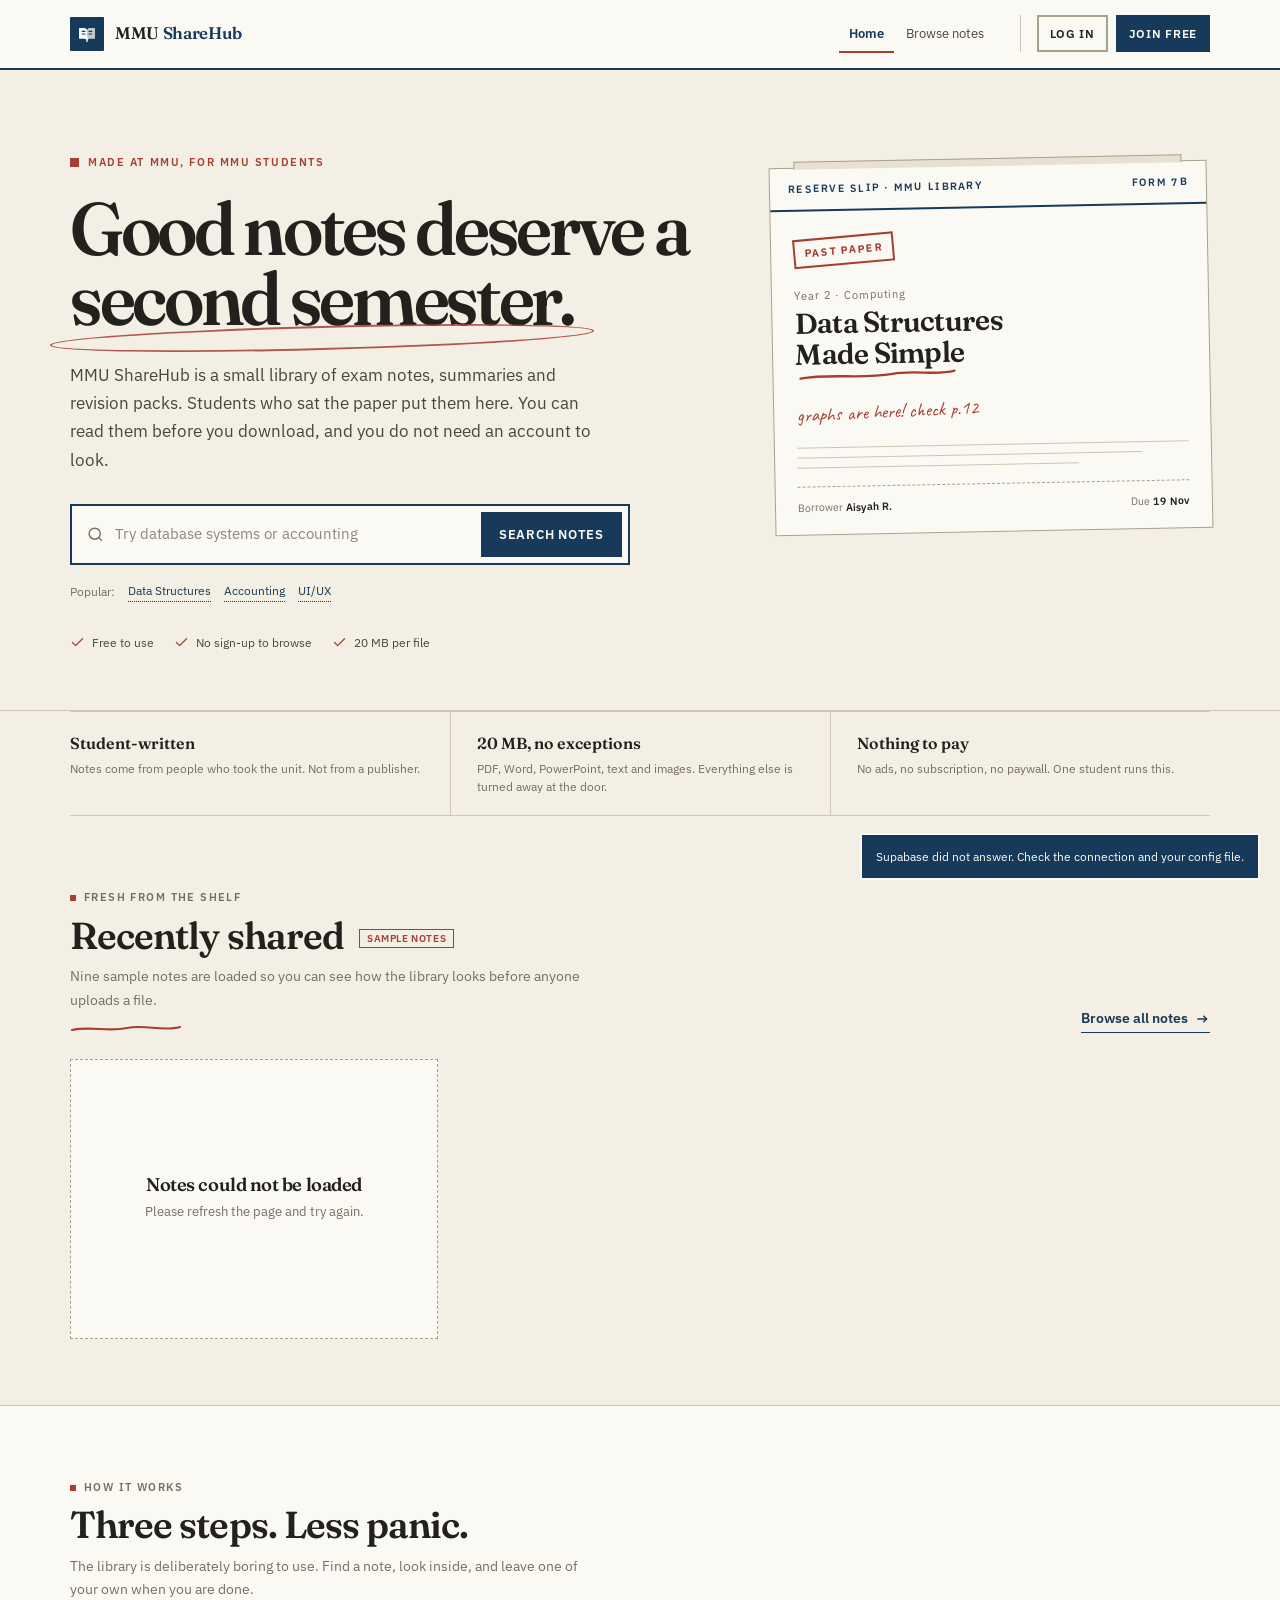
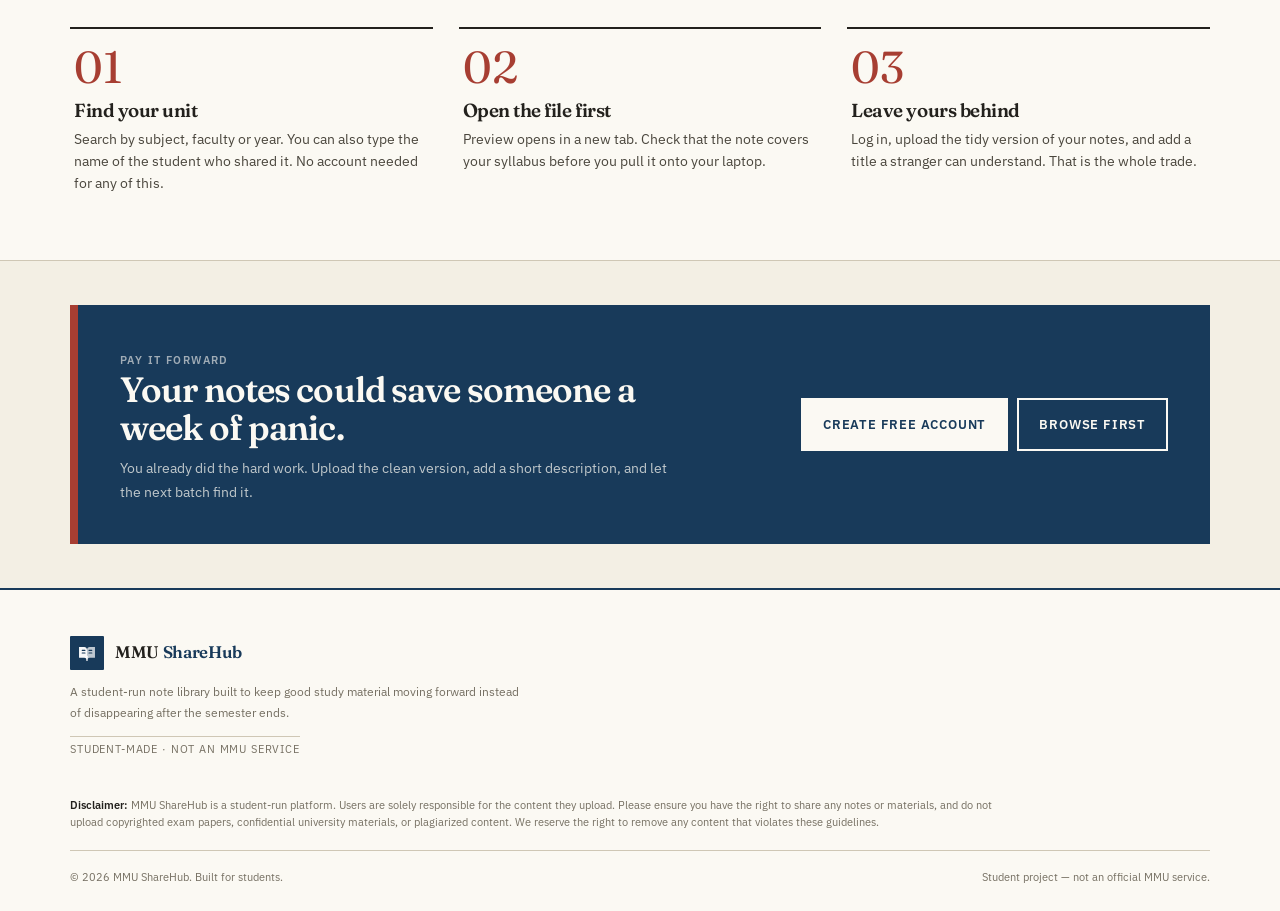
<file: index.html>
<!DOCTYPE html>
<html lang="en">
<head>
  <meta charset="UTF-8">
  <meta name="viewport" content="width=device-width, initial-scale=1.0">
  <meta name="description" content="A student-run library of MMU exam notes, summaries and revision packs. Browse free, preview first, then download.">
  <meta name="theme-color" content="#183a5a">
  <meta property="og:title" content="MMU ShareHub — notes worth passing on">
  <meta property="og:description" content="Exam notes written by students who sat the paper.">
  <meta property="og:type" content="website">
  <title>MMU ShareHub — notes worth passing on</title>
  <link rel="preconnect" href="https://fonts.googleapis.com">
  <link rel="preconnect" href="https://fonts.gstatic.com" crossorigin>
  <link href="https://fonts.googleapis.com/css2?family=Caveat:wght@500&family=Fraunces:opsz,wght@9..144,500;9..144,600;9..144,700&family=IBM+Plex+Sans:wght@400;500;600&display=swap" rel="stylesheet">
  <link rel="icon" href="assets/favicon.svg" type="image/svg+xml">
  <link rel="stylesheet" href="css/styles.css">
</head>
<body data-page="home">
  <a class="skip-link" href="#main">Skip to content</a>

  <header class="site-header" data-header>
    <div class="container header-inner">
      <a class="brand" href="index.html" aria-label="MMU ShareHub home">
        <span class="brand-mark"><img src="assets/logo-mark.svg" alt="" width="34" height="34"></span>
        <span class="brand-name">MMU <span>ShareHub</span></span>
      </a>

      <button class="nav-toggle" type="button" aria-label="Open navigation" aria-expanded="false" aria-controls="site-nav" data-nav-toggle>
        <span></span><span></span><span></span>
      </button>

      <nav class="site-nav" id="site-nav" aria-label="Main navigation">
        <div class="nav-links">
          <a class="nav-link" href="index.html" data-page="home">Home</a>
          <a class="nav-link" href="browse.html" data-page="browse">Browse notes</a>
        </div>
        <div class="nav-auth auth-guest">
          <a class="btn btn-ghost btn-sm" href="login.html">Log in</a>
          <a class="btn btn-primary btn-sm" href="register.html">Join free</a>
        </div>
        <div class="nav-auth auth-user" hidden>
          <a class="nav-link" href="upload.html" data-page="upload">Upload</a>
          <a class="nav-link nav-account" href="profile.html" data-page="profile">
            <span class="avatar nav-account__avatar" data-user-avatar aria-hidden="true">?</span>
            <span class="nav-account__name" data-user-name>My notes</span>
          </a>
          <button class="btn btn-ghost btn-sm" type="button" data-logout>Log out</button>
        </div>
      </nav>
    </div>
  </header>

  <main id="main">
    <section class="hero" aria-labelledby="hero-title">
      <div class="container hero__grid">
        <div class="hero__copy">
          <span class="kicker"><span class="kicker__mark" aria-hidden="true"></span> Made at MMU, for MMU students</span>

          <h1 id="hero-title">Good notes deserve a <span class="circled">second semester.</span></h1>

          <p class="hero__lede">MMU ShareHub is a small library of exam notes, summaries and revision packs. Students who sat the paper put them here. You can read them before you download, and you do not need an account to look.</p>

          <form class="hero-search" action="browse.html" method="get" role="search">
            <svg viewBox="0 0 24 24" aria-hidden="true"><circle cx="11" cy="11" r="7"/><path d="m20 20-3.5-3.5"/></svg>
            <label class="sr-only" for="hero-search-input">Search notes</label>
            <input id="hero-search-input" type="search" name="q" placeholder="Try database systems or accounting">
            <button class="btn btn-primary" type="submit">Search notes</button>
          </form>

          <div class="popular-searches">
            <span>Popular:</span>
            <a href="browse.html?q=Data%20Structures">Data Structures</a>
            <a href="browse.html?q=Financial%20Accounting">Accounting</a>
            <a href="browse.html?q=UI%2FUX">UI/UX</a>
          </div>

          <ul class="hero__proof" aria-label="What you can count on">
            <li><svg viewBox="0 0 24 24" aria-hidden="true"><path d="m4 12 5 5L20 6"/></svg> Free to use</li>
            <li><svg viewBox="0 0 24 24" aria-hidden="true"><path d="m4 12 5 5L20 6"/></svg> No sign-up to browse</li>
            <li><svg viewBox="0 0 24 24" aria-hidden="true"><path d="m4 12 5 5L20 6"/></svg> 20 MB per file</li>
          </ul>
        </div>

        <div class="reserve-card" aria-hidden="true">
          <div class="reserve-card__head">
            <span>Reserve slip · MMU library</span>
            <span>Form 7b</span>
          </div>
          <div class="reserve-card__body">
            <span class="reserve-card__stamp">Past paper</span>
            <p class="reserve-card__course">Year 2 · Computing</p>
            <h2 class="reserve-card__title">Data Structures<br>Made Simple</h2>
            <div class="reserve-card__underline"></div>
            <p class="reserve-card__scribble">graphs are here! check p.12</p>
            <div class="reserve-card__lines"><span></span><span></span><span></span></div>
            <div class="reserve-card__foot">
              <span>Borrower <strong>Aisyah R.</strong></span>
              <span>Due <strong>19 Nov</strong></span>
            </div>
          </div>
        </div>
      </div>
    </section>

    <div class="container">
      <ul class="rules-strip" aria-label="ShareHub at a glance">
        <li class="rules-strip__item">
          <strong>Student-written</strong>
          <span>Notes come from people who took the unit. Not from a publisher.</span>
        </li>
        <li class="rules-strip__item">
          <strong>20 MB, no exceptions</strong>
          <span>PDF, Word, PowerPoint, text and images. Everything else is turned away at the door.</span>
        </li>
        <li class="rules-strip__item">
          <strong>Nothing to pay</strong>
          <span>No ads, no subscription, no paywall. One student runs this.</span>
        </li>
      </ul>
    </div>

    <section class="section" aria-labelledby="recent-heading">
      <div class="container">
        <div class="section-heading">
          <div>
            <span class="eyebrow"><span class="eyebrow__dot" aria-hidden="true"></span> Fresh from the shelf</span>
            <h2 id="recent-heading">Recently shared <span class="preview-pill">Sample notes</span></h2>
            <p>Nine sample notes are loaded so you can see how the library looks before anyone uploads a file.</p>
            <span class="pen-line" aria-hidden="true"></span>
          </div>
          <a class="text-link" href="browse.html">
            Browse all notes
            <svg viewBox="0 0 24 24" aria-hidden="true"><path d="M5 12h14m-5-5 5 5-5 5"/></svg>
          </a>
        </div>

        <div class="notes-grid" id="recent-notes">
          <div class="note-card skeleton-card" aria-hidden="true"><div class="skeleton skeleton--badge"></div><div class="skeleton skeleton--title"></div><div class="skeleton skeleton--text"></div><div class="skeleton skeleton--text skeleton--short"></div><div class="skeleton skeleton--footer"></div></div>
          <div class="note-card skeleton-card" aria-hidden="true"><div class="skeleton skeleton--badge"></div><div class="skeleton skeleton--title"></div><div class="skeleton skeleton--text"></div><div class="skeleton skeleton--text skeleton--short"></div><div class="skeleton skeleton--footer"></div></div>
          <div class="note-card skeleton-card" aria-hidden="true"><div class="skeleton skeleton--badge"></div><div class="skeleton skeleton--title"></div><div class="skeleton skeleton--text"></div><div class="skeleton skeleton--text skeleton--short"></div><div class="skeleton skeleton--footer"></div></div>
        </div>
      </div>
    </section>

    <section class="section section--white" aria-labelledby="how-heading">
      <div class="container">
        <div class="section-heading">
          <div>
            <span class="eyebrow"><span class="eyebrow__dot" aria-hidden="true"></span> How it works</span>
            <h2 id="how-heading">Three steps. Less panic.</h2>
            <p>The library is deliberately boring to use. Find a note, look inside, and leave one of your own when you are done.</p>
          </div>
        </div>

        <div class="steps-grid">
          <article class="step-card">
            <span class="step-card__num" aria-hidden="true">01</span>
            <h3>Find your unit</h3>
            <p>Search by subject, faculty or year. You can also type the name of the student who shared it. No account needed for any of this.</p>
          </article>
          <article class="step-card">
            <span class="step-card__num" aria-hidden="true">02</span>
            <h3>Open the file first</h3>
            <p>Preview opens in a new tab. Check that the note covers your syllabus before you pull it onto your laptop.</p>
          </article>
          <article class="step-card">
            <span class="step-card__num" aria-hidden="true">03</span>
            <h3>Leave yours behind</h3>
            <p>Log in, upload the tidy version of your notes, and add a title a stranger can understand. That is the whole trade.</p>
          </article>
        </div>
      </div>
    </section>

    <section class="section section--tight" aria-labelledby="cta-heading">
      <div class="container">
        <div class="cta-band">
          <div>
            <span class="eyebrow">Pay it forward</span>
            <h2 id="cta-heading">Your notes could save someone a week of panic.</h2>
            <p>You already did the hard work. Upload the clean version, add a short description, and let the next batch find it.</p>
          </div>
          <div class="cta-band__actions">
            <a class="btn btn-white btn-lg" href="register.html">Create free account</a>
            <a class="btn btn-outline-light btn-lg" href="browse.html">Browse first</a>
          </div>
        </div>
      </div>
    </section>
  </main>

  <footer class="site-footer">
    <div class="container">
      <div class="footer-grid">
        <div class="footer-brand">
          <a class="brand" href="index.html" aria-label="MMU ShareHub home">
            <span class="brand-mark"><img src="assets/logo-mark.svg" alt="" width="34" height="34"></span>
            <span class="brand-name">MMU <span>ShareHub</span></span>
          </a>
          <p>A student-run note library built to keep good study material moving forward instead of disappearing after the semester ends.</p>
          <span class="footer-note">Student-made · Not an MMU service</span>
        </div>
      </div>

      <div class="footer-disclaimer">
        <strong>Disclaimer:</strong> MMU ShareHub is a student-run platform. Users are solely responsible for the content they upload. Please ensure you have the right to share any notes or materials, and do not upload copyrighted exam papers, confidential university materials, or plagiarized content. We reserve the right to remove any content that violates these guidelines.
      </div>

      <div class="footer-bottom">
        <p>© <span data-year>2026</span> MMU ShareHub. Built for students.</p>
        <p>Student project — not an official MMU service.</p>
      </div>
    </div>
  </footer>

  <script type="module" src="js/main.js"></script>
</body>
</html>
</file>
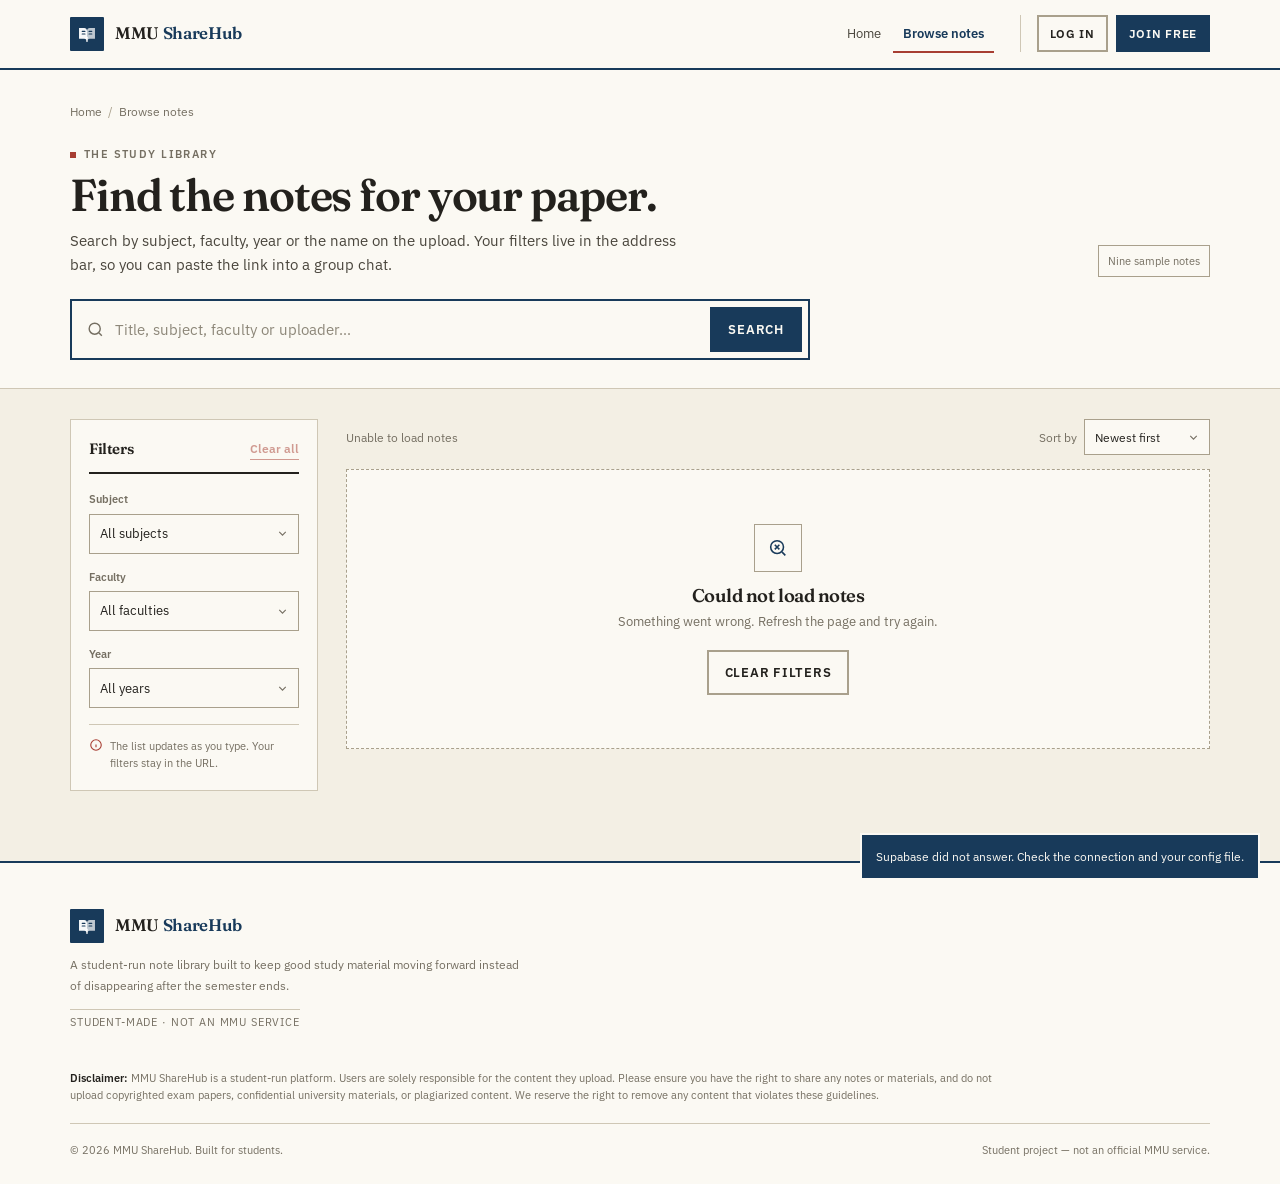
<file: browse.html>
<!DOCTYPE html>
<html lang="en">
<head>
  <meta charset="UTF-8">
  <meta name="viewport" content="width=device-width, initial-scale=1.0">
  <meta name="description" content="Search and filter student-shared MMU notes by subject, faculty and year. Preview before you download.">
  <meta name="theme-color" content="#183a5a">
  <title>Browse notes — MMU ShareHub</title>
  <link rel="preconnect" href="https://fonts.googleapis.com">
  <link rel="preconnect" href="https://fonts.gstatic.com" crossorigin>
  <link href="https://fonts.googleapis.com/css2?family=Caveat:wght@500&family=Fraunces:opsz,wght@9..144,500;9..144,600;9..144,700&family=IBM+Plex+Sans:wght@400;500;600&display=swap" rel="stylesheet">
  <link rel="icon" href="assets/favicon.svg" type="image/svg+xml">
  <link rel="stylesheet" href="css/styles.css">
</head>
<body data-page="browse">
  <a class="skip-link" href="#main">Skip to content</a>

  <header class="site-header" data-header>
    <div class="container header-inner">
      <a class="brand" href="index.html" aria-label="MMU ShareHub home">
        <span class="brand-mark"><img src="assets/logo-mark.svg" alt="" width="34" height="34"></span>
        <span class="brand-name">MMU <span>ShareHub</span></span>
      </a>
      <button class="nav-toggle" type="button" aria-label="Open navigation" aria-expanded="false" aria-controls="site-nav" data-nav-toggle>
        <span></span><span></span><span></span>
      </button>
      <nav class="site-nav" id="site-nav" aria-label="Main navigation">
        <div class="nav-links">
          <a class="nav-link" href="index.html" data-page="home">Home</a>
          <a class="nav-link" href="browse.html" data-page="browse">Browse notes</a>
        </div>
        <div class="nav-auth auth-guest">
          <a class="btn btn-ghost btn-sm" href="login.html">Log in</a>
          <a class="btn btn-primary btn-sm" href="register.html">Join free</a>
        </div>
        <div class="nav-auth auth-user" hidden>
          <a class="nav-link" href="upload.html" data-page="upload">Upload</a>
          <a class="nav-link nav-account" href="profile.html" data-page="profile">
            <span class="avatar nav-account__avatar" data-user-avatar aria-hidden="true">?</span>
            <span class="nav-account__name" data-user-name>My notes</span>
          </a>
          <button class="btn btn-ghost btn-sm" type="button" data-logout>Log out</button>
        </div>
      </nav>
    </div>
  </header>

  <main id="main">
    <section class="page-hero" aria-labelledby="browse-title">
      <div class="container">
        <nav class="breadcrumb" aria-label="Breadcrumb">
          <a href="index.html">Home</a><span class="breadcrumb__sep" aria-hidden="true">/</span><span aria-current="page">Browse notes</span>
        </nav>

        <div class="page-hero__row">
          <div>
            <span class="eyebrow"><span class="eyebrow__dot" aria-hidden="true"></span> The study library</span>
            <h1 id="browse-title">Find the notes for your paper.</h1>
            <p>Search by subject, faculty, year or the name on the upload. Your filters live in the address bar, so you can paste the link into a group chat.</p>
          </div>
          <div class="page-hero__aside">Nine sample notes</div>
        </div>

        <form class="search-bar" id="browse-search-form" role="search">
          <svg viewBox="0 0 24 24" aria-hidden="true"><circle cx="11" cy="11" r="7"/><path d="m20 20-3.5-3.5"/></svg>
          <label class="sr-only" for="note-search">Search notes by title, subject or uploader</label>
          <input id="note-search" type="search" placeholder="Title, subject, faculty or uploader…" autocomplete="off">
          <button class="btn btn-primary" type="submit">Search</button>
        </form>
      </div>
    </section>

    <div class="container browse-layout">
      <aside aria-labelledby="filter-heading">
        <div class="filter-panel" id="filter-form">
          <div class="filter-panel__head">
            <h2 id="filter-heading">Filters</h2>
            <button class="link-button" id="clear-filters" type="button" disabled>Clear all</button>
          </div>
          <div class="filter-fields">
            <div class="filter-field">
              <label for="subject-filter">Subject</label>
              <select id="subject-filter" name="subject"><option value="">All subjects</option></select>
            </div>
            <div class="filter-field">
              <label for="faculty-filter">Faculty</label>
              <select id="faculty-filter" name="faculty"><option value="">All faculties</option></select>
            </div>
            <div class="filter-field">
              <label for="year-filter">Year</label>
              <select id="year-filter" name="year"><option value="">All years</option></select>
            </div>
          </div>
          <div class="filter-note">
            <svg viewBox="0 0 24 24" aria-hidden="true"><circle cx="12" cy="12" r="9"/><path d="M12 11v5m0-8v.01"/></svg>
            <span>The list updates as you type. Your filters stay in the URL.</span>
          </div>
        </div>
      </aside>

      <section class="browse-results" aria-labelledby="results-heading">
        <h2 class="sr-only" id="results-heading">Note results</h2>
        <div class="results-toolbar">
          <p id="results-count" aria-live="polite">Loading notes…</p>
          <div class="sort-control">
            <label for="sort-select">Sort by</label>
            <select id="sort-select" name="sort">
              <option value="newest">Newest first</option>
              <option value="oldest">Oldest first</option>
              <option value="title">Title A–Z</option>
              <option value="subject">Subject A–Z</option>
            </select>
          </div>
        </div>

        <div class="notes-grid" id="browse-notes" aria-live="polite"></div>

        <div class="empty-state" id="empty-state" hidden>
          <span class="empty-state__icon" aria-hidden="true">
            <svg viewBox="0 0 24 24"><circle cx="11" cy="11" r="7"/><path d="m20 20-3.5-3.5M8.5 8.5l5 5m0-5-5 5"/></svg>
          </span>
          <h3 id="empty-title">Nothing matched that.</h3>
          <p id="empty-description">Try a different subject, faculty or year.</p>
          <button class="btn btn-ghost" type="button" id="empty-clear">Clear filters</button>
        </div>
      </section>
    </div>
  </main>

  <footer class="site-footer">
    <div class="container">
      <div class="footer-grid">
        <div class="footer-brand">
          <a class="brand" href="index.html" aria-label="MMU ShareHub home">
            <span class="brand-mark"><img src="assets/logo-mark.svg" alt="" width="34" height="34"></span>
            <span class="brand-name">MMU <span>ShareHub</span></span>
          </a>
          <p>A student-run note library built to keep good study material moving forward instead of disappearing after the semester ends.</p>
          <span class="footer-note">Student-made · Not an MMU service</span>
        </div>
      </div>
      <div class="footer-disclaimer">
        <strong>Disclaimer:</strong> MMU ShareHub is a student-run platform. Users are solely responsible for the content they upload. Please ensure you have the right to share any notes or materials, and do not upload copyrighted exam papers, confidential university materials, or plagiarized content. We reserve the right to remove any content that violates these guidelines.
      </div>
      <div class="footer-bottom">
        <p>© <span data-year>2026</span> MMU ShareHub. Built for students.</p>
        <p>Student project — not an official MMU service.</p>
      </div>
    </div>
  </footer>

  <script type="module" src="js/main.js"></script>
  <script type="module" src="js/browse.js"></script>
</body>
</html>
</file>
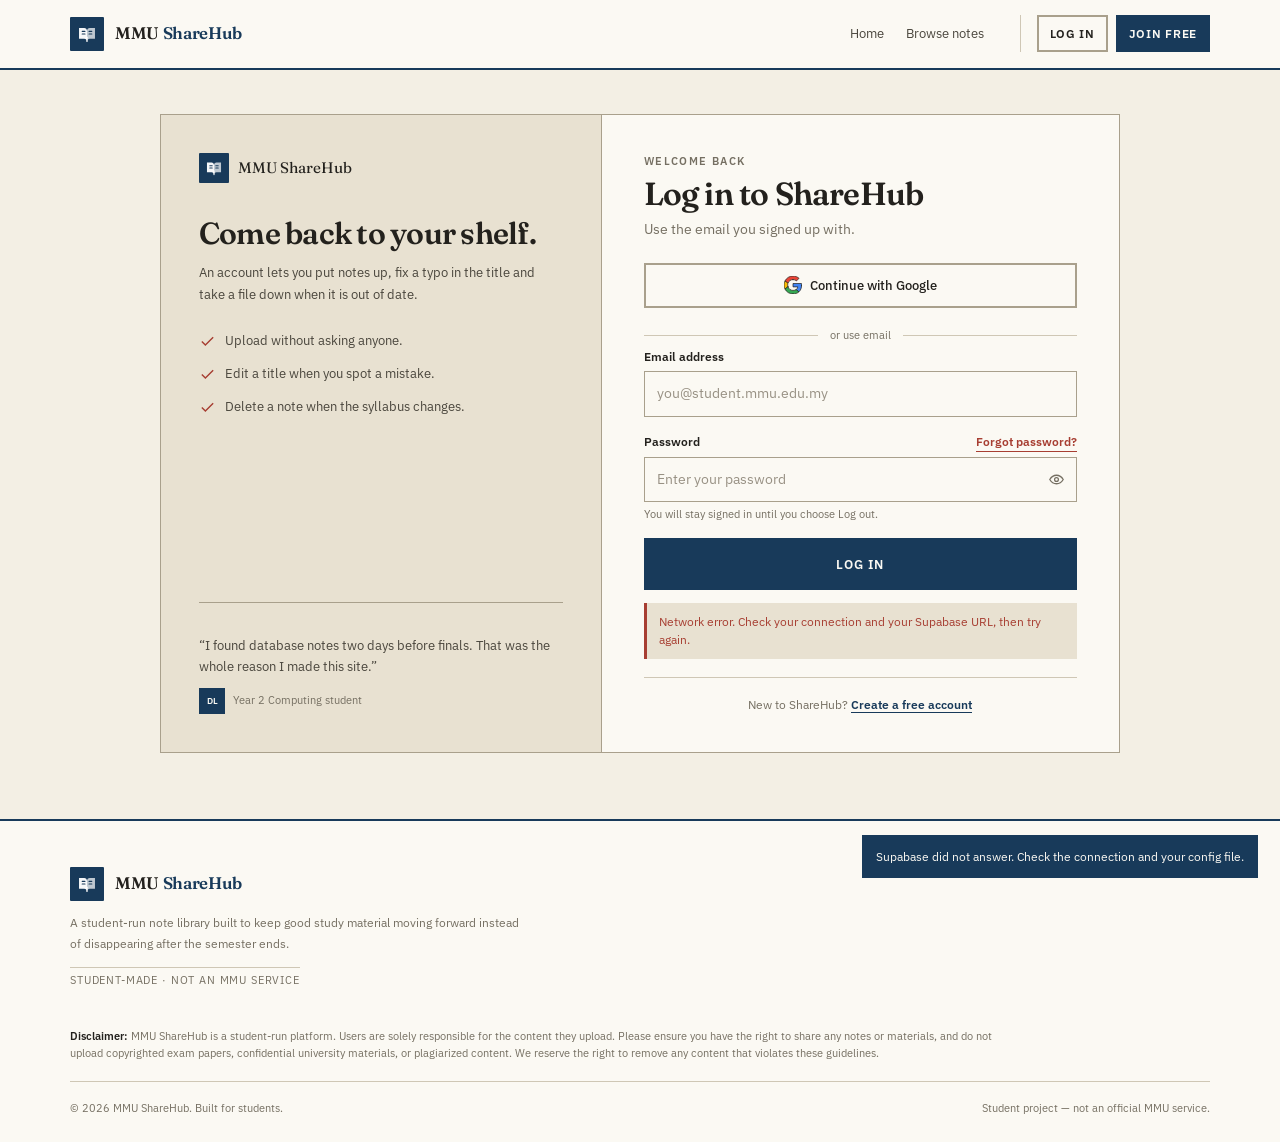
<file: login.html>
<!DOCTYPE html>
<html lang="en">
<head>
  <meta charset="UTF-8">
  <meta name="viewport" content="width=device-width, initial-scale=1.0">
  <meta name="description" content="Log in to MMU ShareHub to upload and manage your notes.">
  <meta name="theme-color" content="#183a5a">
  <title>Log in — MMU ShareHub</title>
  <link rel="preconnect" href="https://fonts.googleapis.com">
  <link rel="preconnect" href="https://fonts.gstatic.com" crossorigin>
  <link href="https://fonts.googleapis.com/css2?family=Caveat:wght@500&family=Fraunces:opsz,wght@9..144,500;9..144,600;9..144,700&family=IBM+Plex+Sans:wght@400;500;600&display=swap" rel="stylesheet">
  <link rel="icon" href="assets/favicon.svg" type="image/svg+xml">
  <link rel="stylesheet" href="css/styles.css">
</head>
<body data-page="login">
  <a class="skip-link" href="#main">Skip to content</a>

  <header class="site-header" data-header>
    <div class="container header-inner">
      <a class="brand" href="index.html" aria-label="MMU ShareHub home">
        <span class="brand-mark"><img src="assets/logo-mark.svg" alt="" width="34" height="34"></span>
        <span class="brand-name">MMU <span>ShareHub</span></span>
      </a>
      <button class="nav-toggle" type="button" aria-label="Open navigation" aria-expanded="false" aria-controls="site-nav" data-nav-toggle>
        <span></span><span></span><span></span>
      </button>
      <nav class="site-nav" id="site-nav" aria-label="Main navigation">
        <div class="nav-links">
          <a class="nav-link" href="index.html" data-page="home">Home</a>
          <a class="nav-link" href="browse.html" data-page="browse">Browse notes</a>
        </div>
        <div class="nav-auth auth-guest">
          <a class="btn btn-ghost btn-sm" href="login.html">Log in</a>
          <a class="btn btn-primary btn-sm" href="register.html">Join free</a>
        </div>
        <div class="nav-auth auth-user" hidden>
          <a class="nav-link" href="upload.html" data-page="upload">Upload</a>
          <a class="nav-link nav-account" href="profile.html" data-page="profile">
            <span class="avatar nav-account__avatar" data-user-avatar aria-hidden="true">?</span>
            <span class="nav-account__name" data-user-name>My notes</span>
          </a>
          <button class="btn btn-ghost btn-sm" type="button" data-logout>Log out</button>
        </div>
      </nav>
    </div>
  </header>

  <main class="auth-page" id="main">
    <div class="container">
      <div class="auth-shell">
        <aside class="auth-aside" aria-labelledby="login-aside-title">
          <a class="auth-aside__brand" href="index.html" aria-label="MMU ShareHub home">
            <span class="brand-mark"><img src="assets/logo-mark.svg" alt="" width="30" height="30"></span>
            MMU ShareHub
          </a>

          <h2 id="login-aside-title">Come back to your shelf.</h2>
          <p>An account lets you put notes up, fix a typo in the title and take a file down when it is out of date.</p>

          <ul class="benefit-list">
            <li><svg viewBox="0 0 24 24" aria-hidden="true"><path d="m4 12 5 5L20 6"/></svg> Upload without asking anyone.</li>
            <li><svg viewBox="0 0 24 24" aria-hidden="true"><path d="m4 12 5 5L20 6"/></svg> Edit a title when you spot a mistake.</li>
            <li><svg viewBox="0 0 24 24" aria-hidden="true"><path d="m4 12 5 5L20 6"/></svg> Delete a note when the syllabus changes.</li>
          </ul>

          <div class="auth-quote">
            <blockquote>“I found database notes two days before finals. That was the whole reason I made this site.”</blockquote>
            <footer><span class="avatar" aria-hidden="true">DL</span> Year 2 Computing student</footer>
          </div>
        </aside>

        <section class="auth-form-wrap" aria-labelledby="login-title">
          <span class="eyebrow">Welcome back</span>
          <h1 id="login-title">Log in to ShareHub</h1>
          <p class="auth-form-wrap__intro">Use the email you signed up with.</p>

          <div class="setup-notice" data-supabase-notice hidden>
            <strong>Supabase is not configured yet.</strong>
            <p>Paste your project URL and anon key into <code>js/supabase-config.js</code>. The <a href="docs/supabase-setup.md" target="_blank" rel="noopener">setup guide</a> walks through it.</p>
          </div>

          <form class="auth-form" id="login-form" data-auth-form="login">
            <button class="btn btn-google btn-block" type="button" data-google-signin>
              <svg viewBox="0 0 48 48" aria-hidden="true">
                <path fill="#EA4335" d="M24 9.5c3.54 0 6.71 1.22 9.21 3.6l6.85-6.85C35.9 2.38 30.47 0 24 0 14.62 0 6.51 5.38 2.56 13.22l7.98 6.19C12.43 13.72 17.74 9.5 24 9.5z"/>
                <path fill="#4285F4" d="M46.98 24.55c0-1.57-.15-3.09-.38-4.55H24v9.02h12.94c-.58 2.96-2.26 5.48-4.78 7.18l7.73 6c4.51-4.18 7.09-10.36 7.09-17.65z"/>
                <path fill="#FBBC05" d="M10.53 28.59c-.48-1.45-.76-2.99-.76-4.59s.27-3.14.76-4.59l-7.98-6.19C.92 16.46 0 20.12 0 24c0 3.88.92 7.54 2.56 10.78l7.97-6.19z"/>
                <path fill="#34A853" d="M24 48c6.48 0 11.93-2.13 15.89-5.81l-7.73-6c-2.15 1.45-4.92 2.3-8.16 2.3-6.26 0-11.57-4.22-13.47-9.91l-7.98 6.19C6.51 42.62 14.62 48 24 48z"/>
              </svg>
              Continue with Google
            </button>
            <div class="auth-divider"><span>or use email</span></div>

            <div class="form-field">
              <label for="login-email">Email address</label>
              <input id="login-email" name="email" type="email" autocomplete="email" placeholder="you@student.mmu.edu.my" required>
            </div>
            <div class="form-field">
              <div class="label-row">
                <label for="login-password">Password</label>
                <button class="link-button" type="button" data-forgot-password>Forgot password?</button>
              </div>
              <div class="password-field">
                <input id="login-password" name="password" type="password" autocomplete="current-password" placeholder="Enter your password" required data-password-primary>
                <button class="password-toggle" type="button" aria-label="Show password" aria-pressed="false" data-password-toggle>
                  <svg class="eye-open" viewBox="0 0 24 24" aria-hidden="true"><path d="M2.5 12s3.5-6 9.5-6 9.5 6 9.5 6-3.5 6-9.5 6-9.5-6-9.5-6Z"/><circle cx="12" cy="12" r="2.7"/></svg>
                  <svg class="eye-closed" viewBox="0 0 24 24" aria-hidden="true"><path d="m3 3 18 18"/><path d="M10.6 6.2A9.7 9.7 0 0 1 12 6c6 0 9.5 6 9.5 6a16.4 16.4 0 0 1-3.1 3.8M6.2 6.5C4 8.1 2.5 12 2.5 12s3.5 6 9.5 6a9.7 9.7 0 0 0 4.2-.9"/></svg>
                </button>
              </div>
              <span class="form-hint">You will stay signed in until you choose Log out.</span>
            </div>

            <button class="btn btn-primary btn-block btn-lg" type="submit">Log in</button>
            <p class="form-message" data-form-message role="status"></p>
            <p class="form-foot">New to ShareHub? <a href="register.html">Create a free account</a></p>
          </form>

          <form class="auth-form" id="reset-form" data-reset-form hidden>
            <div class="form-field">
              <label for="reset-password">New password</label>
              <div class="password-field">
                <input id="reset-password" name="password" type="password" autocomplete="new-password" placeholder="At least 8 characters" minlength="8" required data-password-primary>
                <button class="password-toggle" type="button" aria-label="Show password" aria-pressed="false" data-password-toggle>
                  <svg class="eye-open" viewBox="0 0 24 24" aria-hidden="true"><path d="M2.5 12s3.5-6 9.5-6 9.5 6 9.5 6-3.5 6-9.5 6-9.5-6-9.5-6Z"/><circle cx="12" cy="12" r="2.7"/></svg>
                  <svg class="eye-closed" viewBox="0 0 24 24" aria-hidden="true"><path d="m3 3 18 18"/><path d="M10.6 6.2A9.7 9.7 0 0 1 12 6c6 0 9.5 6 9.5 6a16.4 16.4 0 0 1-3.1 3.8M6.2 6.5C4 8.1 2.5 12 2.5 12s3.5 6 9.5 6a9.7 9.7 0 0 0 4.2-.9"/></svg>
                </button>
              </div>
            </div>
            <div class="form-field">
              <label for="reset-confirm">Confirm new password</label>
              <div class="password-field">
                <input id="reset-confirm" name="confirmPassword" type="password" autocomplete="new-password" placeholder="Type it again" minlength="8" required data-password-confirm>
                <button class="password-toggle" type="button" aria-label="Show password" aria-pressed="false" data-password-toggle>
                  <svg class="eye-open" viewBox="0 0 24 24" aria-hidden="true"><path d="M2.5 12s3.5-6 9.5-6 9.5 6 9.5 6-3.5 6-9.5 6-9.5-6-9.5-6Z"/><circle cx="12" cy="12" r="2.7"/></svg>
                  <svg class="eye-closed" viewBox="0 0 24 24" aria-hidden="true"><path d="m3 3 18 18"/><path d="M10.6 6.2A9.7 9.7 0 0 1 12 6c6 0 9.5 6 9.5 6a16.4 16.4 0 0 1-3.1 3.8M6.2 6.5C4 8.1 2.5 12 2.5 12s3.5 6 9.5 6a9.7 9.7 0 0 0 4.2-.9"/></svg>
                </button>
              </div>
            </div>
            <p class="form-message" id="reset-message" role="status" data-reset-message></p>
            <button class="btn btn-primary btn-block btn-lg" type="submit">Update password</button>
            <p class="form-foot"><a href="profile.html">Continue to my profile</a></p>
          </form>
        </section>
      </div>
    </div>
  </main>

  <footer class="site-footer">
    <div class="container">
      <div class="footer-grid">
        <div class="footer-brand">
          <a class="brand" href="index.html" aria-label="MMU ShareHub home">
            <span class="brand-mark"><img src="assets/logo-mark.svg" alt="" width="34" height="34"></span>
            <span class="brand-name">MMU <span>ShareHub</span></span>
          </a>
          <p>A student-run note library built to keep good study material moving forward instead of disappearing after the semester ends.</p>
          <span class="footer-note">Student-made · Not an MMU service</span>
        </div>
      </div>
      <div class="footer-disclaimer">
        <strong>Disclaimer:</strong> MMU ShareHub is a student-run platform. Users are solely responsible for the content they upload. Please ensure you have the right to share any notes or materials, and do not upload copyrighted exam papers, confidential university materials, or plagiarized content. We reserve the right to remove any content that violates these guidelines.
      </div>
      <div class="footer-bottom">
        <p>© <span data-year>2026</span> MMU ShareHub. Built for students.</p>
        <p>Student project — not an official MMU service.</p>
      </div>
    </div>
  </footer>

  <script type="module" src="js/main.js"></script>
  <script type="module" src="js/auth-page.js"></script>
</body>
</html>
</file>
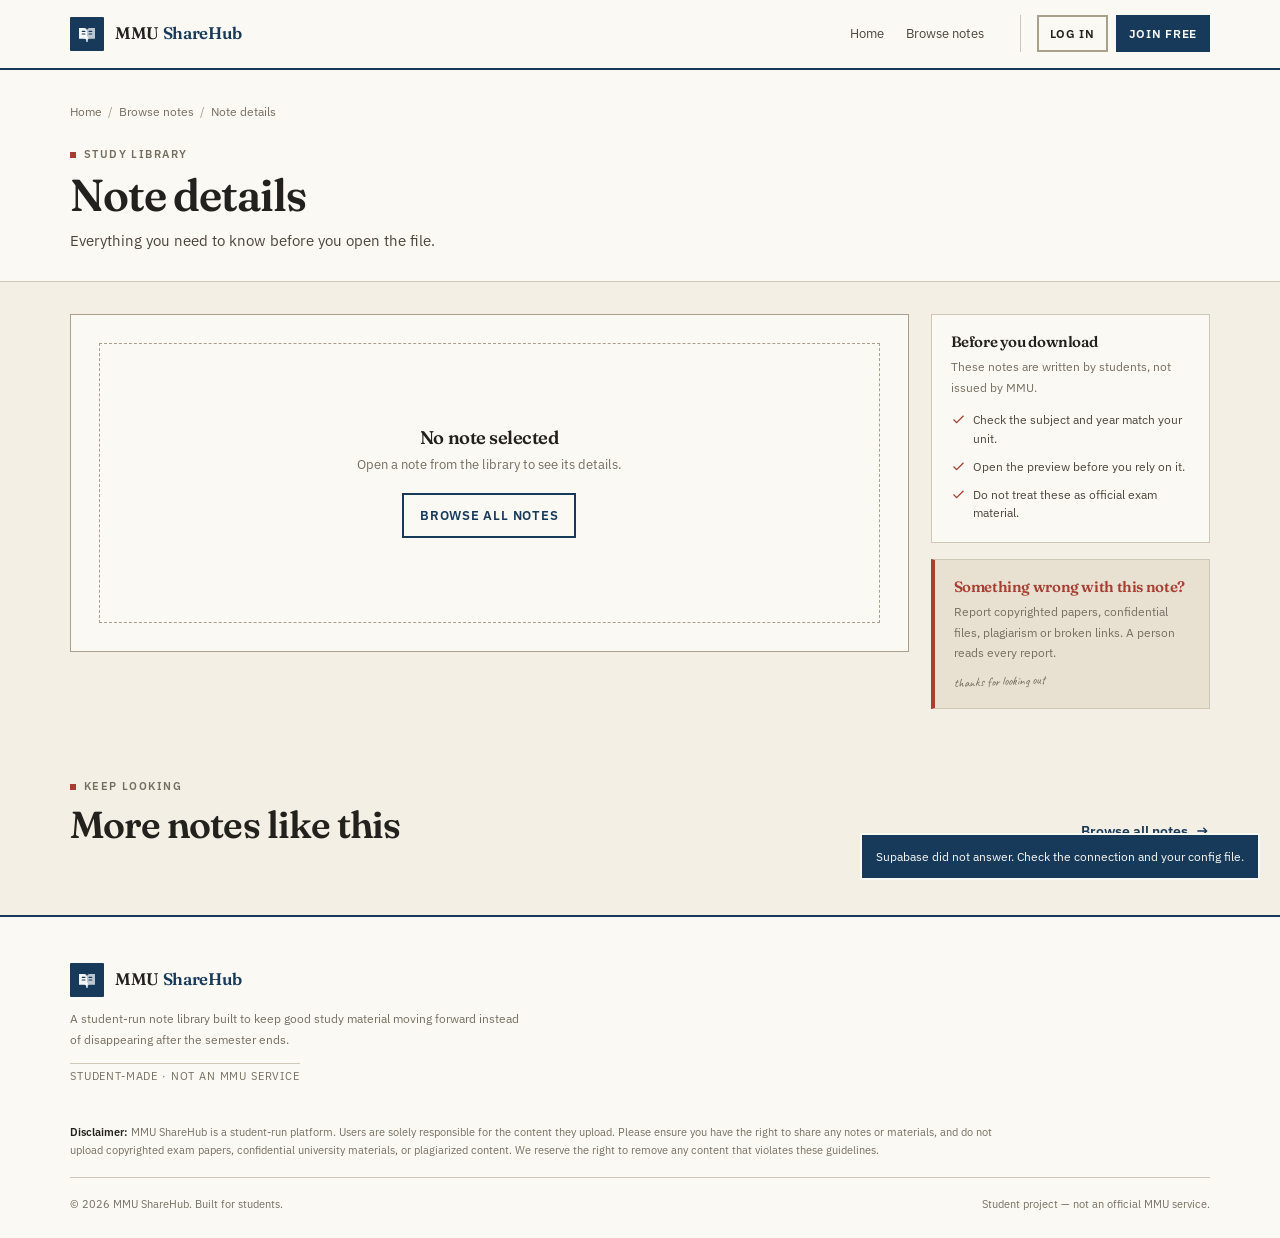
<file: note.html>
<!DOCTYPE html>
<html lang="en">
<head>
  <meta charset="UTF-8">
  <meta name="viewport" content="width=device-width, initial-scale=1.0">
  <meta name="description" content="Read the details of a shared note, open the file or report content that should not be here.">
  <meta name="theme-color" content="#183a5a">
  <title>Note details — MMU ShareHub</title>
  <link rel="preconnect" href="https://fonts.googleapis.com">
  <link rel="preconnect" href="https://fonts.gstatic.com" crossorigin>
  <link href="https://fonts.googleapis.com/css2?family=Caveat:wght@500&family=Fraunces:opsz,wght@9..144,500;9..144,600;9..144,700&family=IBM+Plex+Sans:wght@400;500;600&display=swap" rel="stylesheet">
  <link rel="icon" href="assets/favicon.svg" type="image/svg+xml">
  <link rel="stylesheet" href="css/styles.css">
</head>
<body data-page="note">
  <a class="skip-link" href="#main">Skip to content</a>

  <header class="site-header" data-header>
    <div class="container header-inner">
      <a class="brand" href="index.html" aria-label="MMU ShareHub home">
        <span class="brand-mark"><img src="assets/logo-mark.svg" alt="" width="34" height="34"></span>
        <span class="brand-name">MMU <span>ShareHub</span></span>
      </a>
      <button class="nav-toggle" type="button" aria-label="Open navigation" aria-expanded="false" aria-controls="site-nav" data-nav-toggle>
        <span></span><span></span><span></span>
      </button>
      <nav class="site-nav" id="site-nav" aria-label="Main navigation">
        <div class="nav-links">
          <a class="nav-link" href="index.html" data-page="home">Home</a>
          <a class="nav-link" href="browse.html" data-page="browse">Browse notes</a>
        </div>
        <div class="nav-auth auth-guest">
          <a class="btn btn-ghost btn-sm" href="login.html">Log in</a>
          <a class="btn btn-primary btn-sm" href="register.html">Join free</a>
        </div>
        <div class="nav-auth auth-user" hidden>
          <a class="nav-link" href="upload.html" data-page="upload">Upload</a>
          <a class="nav-link nav-account" href="profile.html" data-page="profile">
            <span class="avatar nav-account__avatar" data-user-avatar aria-hidden="true">?</span>
            <span class="nav-account__name" data-user-name>My notes</span>
          </a>
          <button class="btn btn-ghost btn-sm" type="button" data-logout>Log out</button>
        </div>
      </nav>
    </div>
  </header>

  <main id="main">
    <section class="page-hero" aria-labelledby="detail-title">
      <div class="container">
        <nav class="breadcrumb" aria-label="Breadcrumb">
          <a href="index.html">Home</a><span class="breadcrumb__sep" aria-hidden="true">/</span><a href="browse.html">Browse notes</a><span class="breadcrumb__sep" aria-hidden="true">/</span><span aria-current="page">Note details</span>
        </nav>
        <div class="page-hero__row">
          <div>
            <span class="eyebrow"><span class="eyebrow__dot" aria-hidden="true"></span> Study library</span>
            <h1 id="detail-title">Note details</h1>
            <p id="detail-subtitle">Everything you need to know before you open the file.</p>
          </div>
        </div>
      </div>
    </section>

    <div class="container note-detail-layout">
      <article class="note-detail" id="note-detail">
        <div class="empty-state" id="detail-loading"><h3>Loading note…</h3></div>
      </article>

      <aside class="side-stack" aria-label="Note guidance">
        <section class="info-card">
          <h2>Before you download</h2>
          <p>These notes are written by students, not issued by MMU.</p>
          <ul class="checklist">
            <li><svg viewBox="0 0 24 24" aria-hidden="true"><path d="m4 12 5 5L20 6"/></svg> Check the subject and year match your unit.</li>
            <li><svg viewBox="0 0 24 24" aria-hidden="true"><path d="m4 12 5 5L20 6"/></svg> Open the preview before you rely on it.</li>
            <li><svg viewBox="0 0 24 24" aria-hidden="true"><path d="m4 12 5 5L20 6"/></svg> Do not treat these as official exam material.</li>
          </ul>
        </section>
        <section class="info-card info-card--accent">
          <h2>Something wrong with this note?</h2>
          <p>Report copyrighted papers, confidential files, plagiarism or broken links. A person reads every report.</p>
          <p class="pen-note">thanks for looking out</p>
        </section>
      </aside>
    </div>

    <section class="section section--tight" aria-labelledby="related-heading">
      <div class="container">
        <div class="section-heading">
          <div>
            <span class="eyebrow"><span class="eyebrow__dot" aria-hidden="true"></span> Keep looking</span>
            <h2 id="related-heading">More notes like this</h2>
          </div>
          <a class="text-link" href="browse.html">
            Browse all notes
            <svg viewBox="0 0 24 24" aria-hidden="true"><path d="M5 12h14m-5-5 5 5-5 5"/></svg>
          </a>
        </div>
        <div class="notes-grid" id="related-notes"></div>
      </div>
    </section>
  </main>

  <dialog class="modal" id="report-dialog" aria-labelledby="report-title">
    <form class="modal__form" id="report-form">
      <div class="modal__head">
        <h2 id="report-title">Report this note</h2>
        <button class="icon-button" type="button" data-dialog-close aria-label="Close dialog">
          <svg viewBox="0 0 24 24" aria-hidden="true"><path d="M6 6l12 12M18 6 6 18"/></svg>
        </button>
      </div>
      <p class="modal__intro">Tell us why this note should be looked at. Your report stays private.</p>

      <div class="form-field">
        <label for="report-reason">Reason</label>
        <select id="report-reason" name="reason" required>
          <option value="">Choose a reason</option>
          <option value="copyright">Copyrighted exam paper or material</option>
          <option value="confidential">Confidential university material</option>
          <option value="plagiarism">Plagiarised content</option>
          <option value="inappropriate">Inappropriate content</option>
          <option value="broken_file">File is broken or unreadable</option>
          <option value="other">Something else</option>
        </select>
      </div>
      <div class="form-field">
        <label for="report-details">Details (optional)</label>
        <textarea id="report-details" name="details" maxlength="500" placeholder="Anything that helps us check this note."></textarea>
      </div>

      <p class="form-message" id="report-message" role="status"></p>

      <div class="modal__actions">
        <button class="btn btn-ghost" type="button" data-dialog-close>Cancel</button>
        <button class="btn btn-primary" type="submit">Send report</button>
      </div>
    </form>
  </dialog>

  <footer class="site-footer">
    <div class="container">
      <div class="footer-grid">
        <div class="footer-brand">
          <a class="brand" href="index.html" aria-label="MMU ShareHub home">
            <span class="brand-mark"><img src="assets/logo-mark.svg" alt="" width="34" height="34"></span>
            <span class="brand-name">MMU <span>ShareHub</span></span>
          </a>
          <p>A student-run note library built to keep good study material moving forward instead of disappearing after the semester ends.</p>
          <span class="footer-note">Student-made · Not an MMU service</span>
        </div>
      </div>
      <div class="footer-disclaimer">
        <strong>Disclaimer:</strong> MMU ShareHub is a student-run platform. Users are solely responsible for the content they upload. Please ensure you have the right to share any notes or materials, and do not upload copyrighted exam papers, confidential university materials, or plagiarized content. We reserve the right to remove any content that violates these guidelines.
      </div>
      <div class="footer-bottom">
        <p>© <span data-year>2026</span> MMU ShareHub. Built for students.</p>
        <p>Student project — not an official MMU service.</p>
      </div>
    </div>
  </footer>

  <script type="module" src="js/main.js"></script>
  <script type="module" src="js/note.js"></script>
</body>
</html>
</file>
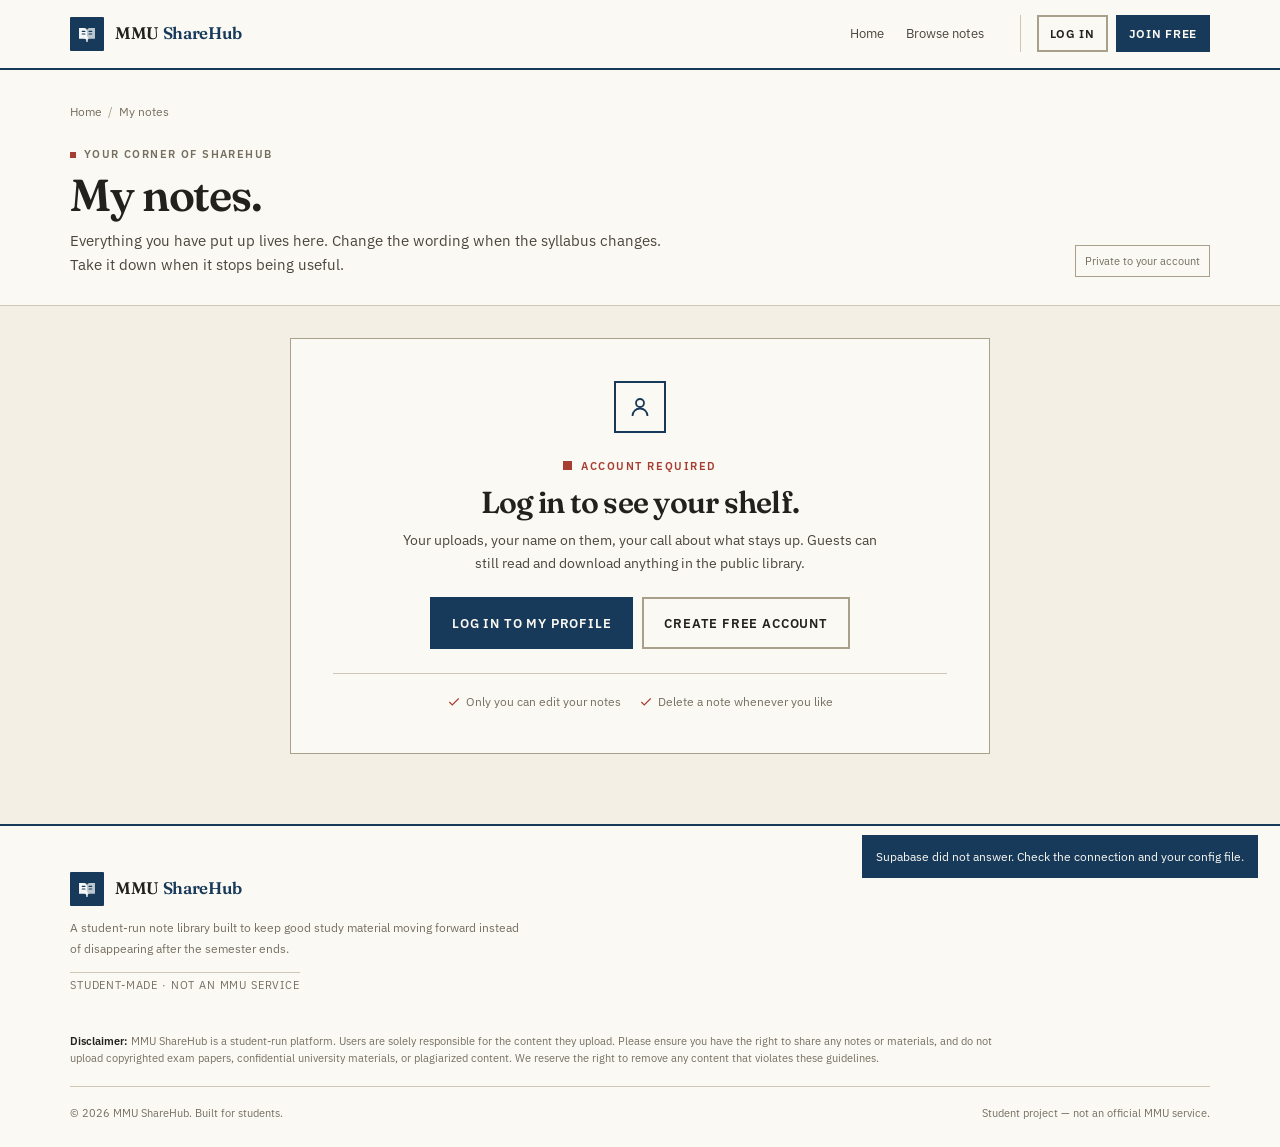
<file: profile.html>
<!DOCTYPE html>
<html lang="en">
<head>
  <meta charset="UTF-8">
  <meta name="viewport" content="width=device-width, initial-scale=1.0">
  <meta name="description" content="Manage the notes you have shared on MMU ShareHub. Edit details or take a note down.">
  <meta name="theme-color" content="#183a5a">
  <title>My notes — MMU ShareHub</title>
  <link rel="preconnect" href="https://fonts.googleapis.com">
  <link rel="preconnect" href="https://fonts.gstatic.com" crossorigin>
  <link href="https://fonts.googleapis.com/css2?family=Caveat:wght@500&family=Fraunces:opsz,wght@9..144,500;9..144,600;9..144,700&family=IBM+Plex+Sans:wght@400;500;600&display=swap" rel="stylesheet">
  <link rel="icon" href="assets/favicon.svg" type="image/svg+xml">
  <link rel="stylesheet" href="css/styles.css">
</head>
<body data-page="profile">
  <a class="skip-link" href="#main">Skip to content</a>

  <header class="site-header" data-header>
    <div class="container header-inner">
      <a class="brand" href="index.html" aria-label="MMU ShareHub home">
        <span class="brand-mark"><img src="assets/logo-mark.svg" alt="" width="34" height="34"></span>
        <span class="brand-name">MMU <span>ShareHub</span></span>
      </a>
      <button class="nav-toggle" type="button" aria-label="Open navigation" aria-expanded="false" aria-controls="site-nav" data-nav-toggle>
        <span></span><span></span><span></span>
      </button>
      <nav class="site-nav" id="site-nav" aria-label="Main navigation">
        <div class="nav-links">
          <a class="nav-link" href="index.html" data-page="home">Home</a>
          <a class="nav-link" href="browse.html" data-page="browse">Browse notes</a>
        </div>
        <div class="nav-auth auth-guest">
          <a class="btn btn-ghost btn-sm" href="login.html">Log in</a>
          <a class="btn btn-primary btn-sm" href="register.html">Join free</a>
        </div>
        <div class="nav-auth auth-user" hidden>
          <a class="nav-link" href="upload.html" data-page="upload">Upload</a>
          <a class="nav-link nav-account" href="profile.html" data-page="profile">
            <span class="avatar nav-account__avatar" data-user-avatar aria-hidden="true">?</span>
            <span class="nav-account__name" data-user-name>My notes</span>
          </a>
          <button class="btn btn-ghost btn-sm" type="button" data-logout>Log out</button>
        </div>
      </nav>
    </div>
  </header>

  <main id="main">
    <section class="page-hero" aria-labelledby="profile-title">
      <div class="container">
        <nav class="breadcrumb" aria-label="Breadcrumb">
          <a href="index.html">Home</a><span class="breadcrumb__sep" aria-hidden="true">/</span><span aria-current="page">My notes</span>
        </nav>
        <div class="page-hero__row">
          <div>
            <span class="eyebrow"><span class="eyebrow__dot" aria-hidden="true"></span> Your corner of ShareHub</span>
            <h1 id="profile-title">My notes.</h1>
            <p>Everything you have put up lives here. Change the wording when the syllabus changes. Take it down when it stops being useful.</p>
          </div>
          <div class="page-hero__aside">Private to your account</div>
        </div>
      </div>
    </section>

    <div class="container profile-layout">
      <section class="gate-card gate-card--narrow" id="profile-gate" aria-labelledby="profile-gate-title">
        <span class="gate-card__icon" aria-hidden="true">
          <svg viewBox="0 0 24 24"><circle cx="12" cy="8" r="4"/><path d="M4.5 21a7.5 7.5 0 0 1 15 0"/></svg>
        </span>
        <span class="kicker"><span class="kicker__mark" aria-hidden="true"></span> Account required</span>
        <h2 id="profile-gate-title">Log in to see your shelf.</h2>
        <p>Your uploads, your name on them, your call about what stays up. Guests can still read and download anything in the public library.</p>
        <div class="gate-card__actions">
          <a class="btn btn-primary btn-lg" href="login.html">Log in to my profile</a>
          <a class="btn btn-ghost btn-lg" href="register.html">Create free account</a>
        </div>
        <ul class="mini-trust" aria-label="Profile guarantees">
          <li><svg viewBox="0 0 24 24" aria-hidden="true"><path d="m4 12 5 5L20 6"/></svg> Only you can edit your notes</li>
          <li><svg viewBox="0 0 24 24" aria-hidden="true"><path d="m4 12 5 5L20 6"/></svg> Delete a note whenever you like</li>
        </ul>
      </section>

      <section class="profile-panel" id="profile-panel" aria-labelledby="profile-summary-name" hidden>
        <div class="profile-summary">
          <div class="profile-avatar" id="profile-avatar" aria-hidden="true">AR</div>
          <div class="profile-summary__main">
            <h2 id="profile-summary-name">Student name</h2>
            <p id="profile-email">student@student.mmu.edu.my</p>
            <div class="profile-stats">
              <span class="profile-stat"><strong id="profile-note-count">0</strong> notes shared</span>
              <span class="profile-stat">Joined <strong id="profile-joined">recently</strong></span>
            </div>
          </div>
          <a class="btn btn-primary" href="upload.html">Upload a note</a>
        </div>

        <div class="my-notes-card">
          <div class="my-notes-card__head">
            <h2>Your uploads</h2>
            <a class="text-link" href="upload.html">
              Add another
              <svg viewBox="0 0 24 24" aria-hidden="true"><path d="M5 12h14m-5-5 5 5-5 5"/></svg>
            </a>
          </div>
          <div class="my-notes-list" id="my-notes-list">
            <div class="empty-state">
              <span class="empty-state__icon" aria-hidden="true">
                <svg viewBox="0 0 24 24"><path d="M4 5.5h6.2A2.8 2.8 0 0 1 13 8.3V20a3 3 0 0 0-3-3H4V5.5Zm16 0h-6.2A2.8 2.8 0 0 0 11 8.3V20a3 3 0 0 1 3-3h6V5.5Z"/></svg>
              </span>
              <h3>No notes yet</h3>
              <p>Your first upload will sit here. Give it a title someone else can search for.</p>
              <a class="btn btn-ghost" href="upload.html">Share your first note</a>
            </div>
          </div>
        </div>
      </section>
    </div>

    <dialog class="modal" id="edit-note-dialog" aria-labelledby="edit-note-title">
      <form class="modal__form" id="edit-note-form">
        <div class="modal__head">
          <h2 id="edit-note-title">Edit note details</h2>
          <button class="icon-button" type="button" data-dialog-close aria-label="Close dialog">
            <svg viewBox="0 0 24 24" aria-hidden="true"><path d="M6 6l12 12M18 6 6 18"/></svg>
          </button>
        </div>
        <p class="modal__intro">The file stays the same. Only the words below change.</p>

        <div class="form-field">
          <label for="edit-title">Note title</label>
          <input id="edit-title" name="title" type="text" minlength="5" maxlength="100" required>
        </div>
        <div class="form-field">
          <label for="edit-subject">Subject</label>
          <input id="edit-subject" name="subject" type="text" minlength="2" maxlength="60" required>
        </div>
        <div class="form-grid">
          <div class="form-field">
            <label for="edit-faculty">Faculty</label>
            <select id="edit-faculty" name="faculty" required><option value="">Select a faculty</option></select>
          </div>
          <div class="form-field">
            <label for="edit-year">Year</label>
            <select id="edit-year" name="year" required><option value="">Select a year</option></select>
          </div>
        </div>
        <div class="form-field">
          <label for="edit-description">Short description</label>
          <textarea id="edit-description" name="description" minlength="10" maxlength="500" required></textarea>
        </div>

        <p class="form-message" data-edit-message role="status"></p>

        <div class="modal__actions">
          <button class="btn btn-ghost" type="button" data-dialog-close>Cancel</button>
          <button class="btn btn-primary" type="submit">Save changes</button>
        </div>
      </form>
    </dialog>

    <dialog class="modal modal--danger" id="delete-note-dialog" aria-labelledby="delete-note-title">
      <div class="modal__form">
        <div class="modal__head">
          <h2 id="delete-note-title">Delete this note?</h2>
          <button class="icon-button" type="button" data-dialog-close aria-label="Close dialog">
            <svg viewBox="0 0 24 24" aria-hidden="true"><path d="M6 6l12 12M18 6 6 18"/></svg>
          </button>
        </div>
        <p class="modal__intro">“<strong id="delete-note-name">this note</strong>” comes off the shelf and its file leaves Storage. There is no undo button.</p>
        <p class="form-message" data-delete-message role="status"></p>
        <div class="modal__actions">
          <button class="btn btn-ghost" type="button" data-dialog-close>Keep note</button>
          <button class="btn btn-danger" type="button" id="confirm-delete">Delete note</button>
        </div>
      </div>
    </dialog>
  </main>

  <footer class="site-footer">
    <div class="container">
      <div class="footer-grid">
        <div class="footer-brand">
          <a class="brand" href="index.html" aria-label="MMU ShareHub home">
            <span class="brand-mark"><img src="assets/logo-mark.svg" alt="" width="34" height="34"></span>
            <span class="brand-name">MMU <span>ShareHub</span></span>
          </a>
          <p>A student-run note library built to keep good study material moving forward instead of disappearing after the semester ends.</p>
          <span class="footer-note">Student-made · Not an MMU service</span>
        </div>
      </div>
      <div class="footer-disclaimer">
        <strong>Disclaimer:</strong> MMU ShareHub is a student-run platform. Users are solely responsible for the content they upload. Please ensure you have the right to share any notes or materials, and do not upload copyrighted exam papers, confidential university materials, or plagiarized content. We reserve the right to remove any content that violates these guidelines.
      </div>
      <div class="footer-bottom">
        <p>© <span data-year>2026</span> MMU ShareHub. Built for students.</p>
        <p>Student project — not an official MMU service.</p>
      </div>
    </div>
  </footer>

  <script type="module" src="js/main.js"></script>
  <script type="module" src="js/profile.js"></script>
</body>
</html>
</file>
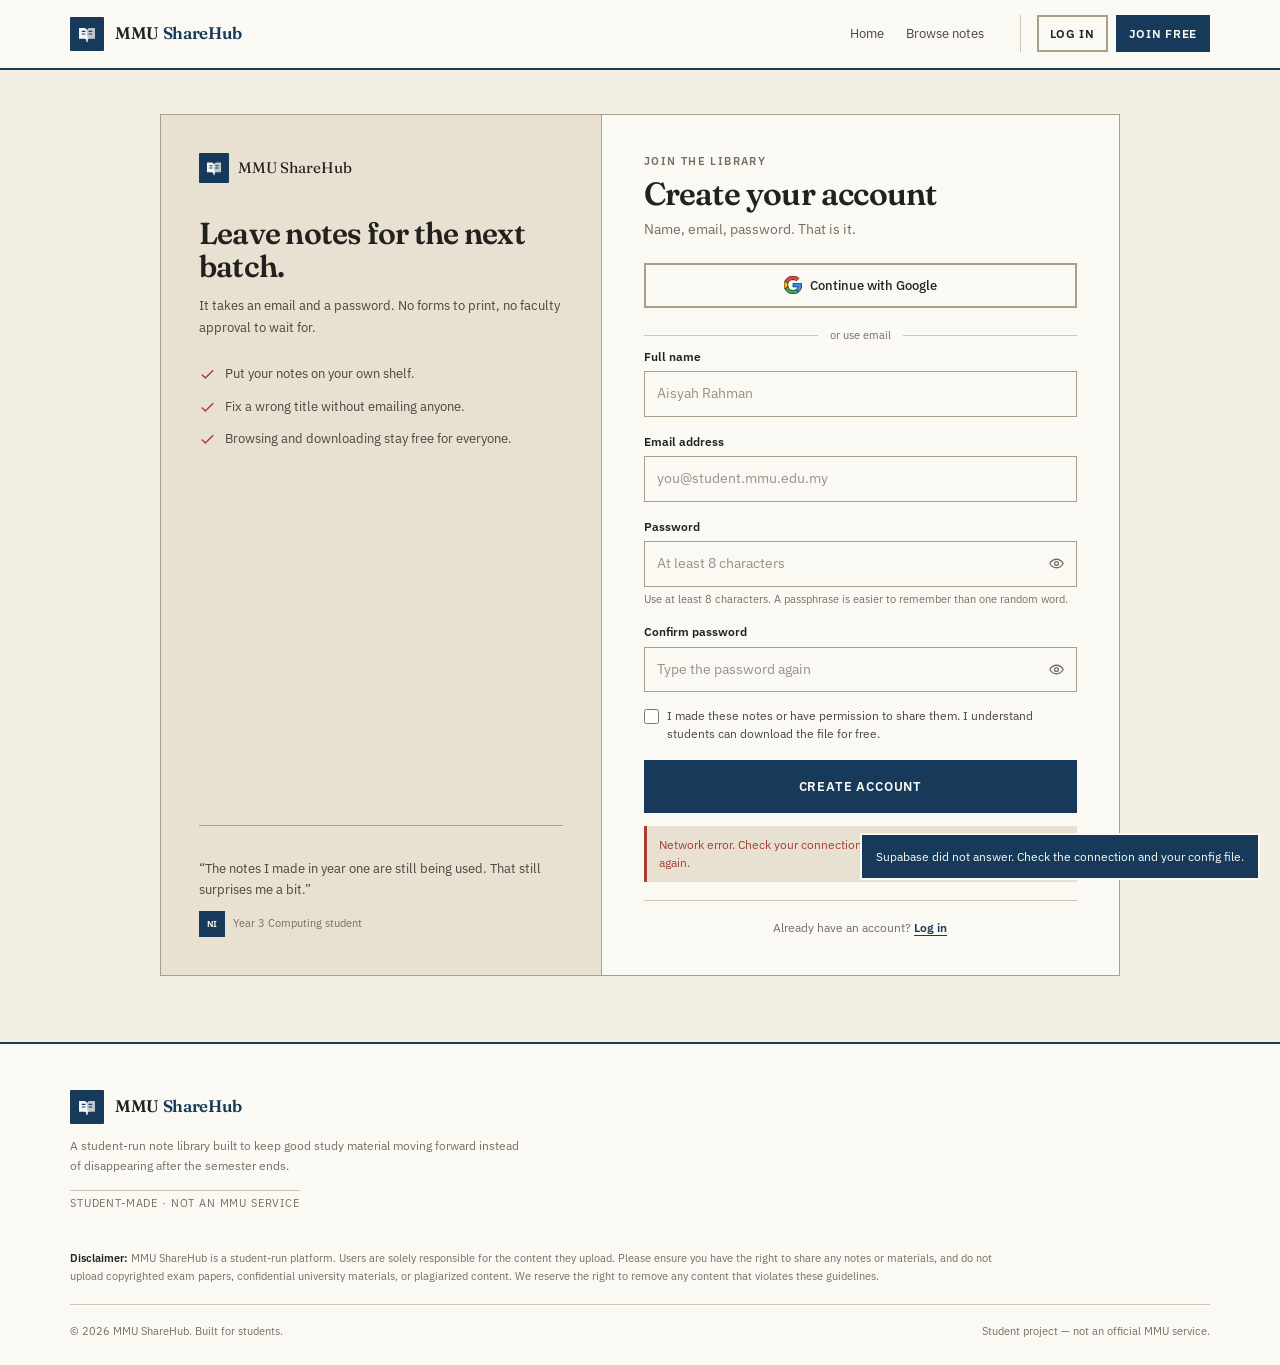
<file: register.html>
<!DOCTYPE html>
<html lang="en">
<head>
  <meta charset="UTF-8">
  <meta name="viewport" content="width=device-width, initial-scale=1.0">
  <meta name="description" content="Create a free MMU ShareHub account to upload and manage your notes.">
  <meta name="theme-color" content="#183a5a">
  <title>Create account — MMU ShareHub</title>
  <link rel="preconnect" href="https://fonts.googleapis.com">
  <link rel="preconnect" href="https://fonts.gstatic.com" crossorigin>
  <link href="https://fonts.googleapis.com/css2?family=Caveat:wght@500&family=Fraunces:opsz,wght@9..144,500;9..144,600;9..144,700&family=IBM+Plex+Sans:wght@400;500;600&display=swap" rel="stylesheet">
  <link rel="icon" href="assets/favicon.svg" type="image/svg+xml">
  <link rel="stylesheet" href="css/styles.css">
</head>
<body data-page="register">
  <a class="skip-link" href="#main">Skip to content</a>

  <header class="site-header" data-header>
    <div class="container header-inner">
      <a class="brand" href="index.html" aria-label="MMU ShareHub home">
        <span class="brand-mark"><img src="assets/logo-mark.svg" alt="" width="34" height="34"></span>
        <span class="brand-name">MMU <span>ShareHub</span></span>
      </a>
      <button class="nav-toggle" type="button" aria-label="Open navigation" aria-expanded="false" aria-controls="site-nav" data-nav-toggle>
        <span></span><span></span><span></span>
      </button>
      <nav class="site-nav" id="site-nav" aria-label="Main navigation">
        <div class="nav-links">
          <a class="nav-link" href="index.html" data-page="home">Home</a>
          <a class="nav-link" href="browse.html" data-page="browse">Browse notes</a>
        </div>
        <div class="nav-auth auth-guest">
          <a class="btn btn-ghost btn-sm" href="login.html">Log in</a>
          <a class="btn btn-primary btn-sm" href="register.html">Join free</a>
        </div>
        <div class="nav-auth auth-user" hidden>
          <a class="nav-link" href="upload.html" data-page="upload">Upload</a>
          <a class="nav-link nav-account" href="profile.html" data-page="profile">
            <span class="avatar nav-account__avatar" data-user-avatar aria-hidden="true">?</span>
            <span class="nav-account__name" data-user-name>My notes</span>
          </a>
          <button class="btn btn-ghost btn-sm" type="button" data-logout>Log out</button>
        </div>
      </nav>
    </div>
  </header>

  <main class="auth-page" id="main">
    <div class="container">
      <div class="auth-shell">
        <aside class="auth-aside" aria-labelledby="register-aside-title">
          <a class="auth-aside__brand" href="index.html" aria-label="MMU ShareHub home">
            <span class="brand-mark"><img src="assets/logo-mark.svg" alt="" width="30" height="30"></span>
            MMU ShareHub
          </a>

          <h2 id="register-aside-title">Leave notes for the next batch.</h2>
          <p>It takes an email and a password. No forms to print, no faculty approval to wait for.</p>

          <ul class="benefit-list">
            <li><svg viewBox="0 0 24 24" aria-hidden="true"><path d="m4 12 5 5L20 6"/></svg> Put your notes on your own shelf.</li>
            <li><svg viewBox="0 0 24 24" aria-hidden="true"><path d="m4 12 5 5L20 6"/></svg> Fix a wrong title without emailing anyone.</li>
            <li><svg viewBox="0 0 24 24" aria-hidden="true"><path d="m4 12 5 5L20 6"/></svg> Browsing and downloading stay free for everyone.</li>
          </ul>

          <div class="auth-quote">
            <blockquote>“The notes I made in year one are still being used. That still surprises me a bit.”</blockquote>
            <footer><span class="avatar" aria-hidden="true">NI</span> Year 3 Computing student</footer>
          </div>
        </aside>

        <section class="auth-form-wrap" aria-labelledby="register-title">
          <span class="eyebrow">Join the library</span>
          <h1 id="register-title">Create your account</h1>
          <p class="auth-form-wrap__intro">Name, email, password. That is it.</p>

          <div class="setup-notice" data-supabase-notice hidden>
            <strong>Supabase is not configured yet.</strong>
            <p>Paste your project URL and anon key into <code>js/supabase-config.js</code>. The <a href="docs/supabase-setup.md" target="_blank" rel="noopener">setup guide</a> walks through it.</p>
          </div>

          <form class="auth-form" id="register-form" data-auth-form="register">
            <button class="btn btn-google btn-block" type="button" data-google-signin>
              <svg viewBox="0 0 48 48" aria-hidden="true">
                <path fill="#EA4335" d="M24 9.5c3.54 0 6.71 1.22 9.21 3.6l6.85-6.85C35.9 2.38 30.47 0 24 0 14.62 0 6.51 5.38 2.56 13.22l7.98 6.19C12.43 13.72 17.74 9.5 24 9.5z"/>
                <path fill="#4285F4" d="M46.98 24.55c0-1.57-.15-3.09-.38-4.55H24v9.02h12.94c-.58 2.96-2.26 5.48-4.78 7.18l7.73 6c4.51-4.18 7.09-10.36 7.09-17.65z"/>
                <path fill="#FBBC05" d="M10.53 28.59c-.48-1.45-.76-2.99-.76-4.59s.27-3.14.76-4.59l-7.98-6.19C.92 16.46 0 20.12 0 24c0 3.88.92 7.54 2.56 10.78l7.97-6.19z"/>
                <path fill="#34A853" d="M24 48c6.48 0 11.93-2.13 15.89-5.81l-7.73-6c-2.15 1.45-4.92 2.3-8.16 2.3-6.26 0-11.57-4.22-13.47-9.91l-7.98 6.19C6.51 42.62 14.62 48 24 48z"/>
              </svg>
              Continue with Google
            </button>
            <div class="auth-divider"><span>or use email</span></div>

            <div class="form-field">
              <label for="register-name">Full name</label>
              <input id="register-name" name="name" type="text" autocomplete="name" placeholder="Aisyah Rahman" maxlength="80" required>
            </div>
            <div class="form-field">
              <label for="register-email">Email address</label>
              <input id="register-email" name="email" type="email" autocomplete="email" placeholder="you@student.mmu.edu.my" required>
            </div>
            <div class="form-field">
              <label for="register-password">Password</label>
              <div class="password-field">
                <input id="register-password" name="password" type="password" autocomplete="new-password" placeholder="At least 8 characters" minlength="8" required data-password-primary>
                <button class="password-toggle" type="button" aria-label="Show password" aria-pressed="false" data-password-toggle>
                  <svg class="eye-open" viewBox="0 0 24 24" aria-hidden="true"><path d="M2.5 12s3.5-6 9.5-6 9.5 6 9.5 6-3.5 6-9.5 6-9.5-6-9.5-6Z"/><circle cx="12" cy="12" r="2.7"/></svg>
                  <svg class="eye-closed" viewBox="0 0 24 24" aria-hidden="true"><path d="m3 3 18 18"/><path d="M10.6 6.2A9.7 9.7 0 0 1 12 6c6 0 9.5 6 9.5 6a16.4 16.4 0 0 1-3.1 3.8M6.2 6.5C4 8.1 2.5 12 2.5 12s3.5 6 9.5 6a9.7 9.7 0 0 0 4.2-.9"/></svg>
                </button>
              </div>
              <span class="form-hint">Use at least 8 characters. A passphrase is easier to remember than one random word.</span>
            </div>
            <div class="form-field">
              <label for="register-confirm">Confirm password</label>
              <div class="password-field">
                <input id="register-confirm" name="confirmPassword" type="password" autocomplete="new-password" placeholder="Type the password again" minlength="8" required data-password-confirm>
                <button class="password-toggle" type="button" aria-label="Show password" aria-pressed="false" data-password-toggle>
                  <svg class="eye-open" viewBox="0 0 24 24" aria-hidden="true"><path d="M2.5 12s3.5-6 9.5-6 9.5 6 9.5 6-3.5 6-9.5 6-9.5-6-9.5-6Z"/><circle cx="12" cy="12" r="2.7"/></svg>
                  <svg class="eye-closed" viewBox="0 0 24 24" aria-hidden="true"><path d="m3 3 18 18"/><path d="M10.6 6.2A9.7 9.7 0 0 1 12 6c6 0 9.5 6 9.5 6a16.4 16.4 0 0 1-3.1 3.8M6.2 6.5C4 8.1 2.5 12 2.5 12s3.5 6 9.5 6a9.7 9.7 0 0 0 4.2-.9"/></svg>
                </button>
              </div>
            </div>

            <label class="checkbox-row">
              <input type="checkbox" name="terms" required>
              <span>I made these notes or have permission to share them. I understand students can download the file for free.</span>
            </label>

            <button class="btn btn-primary btn-block btn-lg" type="submit">Create account</button>
            <p class="form-message" data-form-message role="status"></p>
            <p class="form-foot">Already have an account? <a href="login.html">Log in</a></p>
          </form>
        </section>
      </div>
    </div>
  </main>

  <footer class="site-footer">
    <div class="container">
      <div class="footer-grid">
        <div class="footer-brand">
          <a class="brand" href="index.html" aria-label="MMU ShareHub home">
            <span class="brand-mark"><img src="assets/logo-mark.svg" alt="" width="34" height="34"></span>
            <span class="brand-name">MMU <span>ShareHub</span></span>
          </a>
          <p>A student-run note library built to keep good study material moving forward instead of disappearing after the semester ends.</p>
          <span class="footer-note">Student-made · Not an MMU service</span>
        </div>
      </div>
      <div class="footer-disclaimer">
        <strong>Disclaimer:</strong> MMU ShareHub is a student-run platform. Users are solely responsible for the content they upload. Please ensure you have the right to share any notes or materials, and do not upload copyrighted exam papers, confidential university materials, or plagiarized content. We reserve the right to remove any content that violates these guidelines.
      </div>
      <div class="footer-bottom">
        <p>© <span data-year>2026</span> MMU ShareHub. Built for students.</p>
        <p>Student project — not an official MMU service.</p>
      </div>
    </div>
  </footer>

  <script type="module" src="js/main.js"></script>
  <script type="module" src="js/auth-page.js"></script>
</body>
</html>
</file>
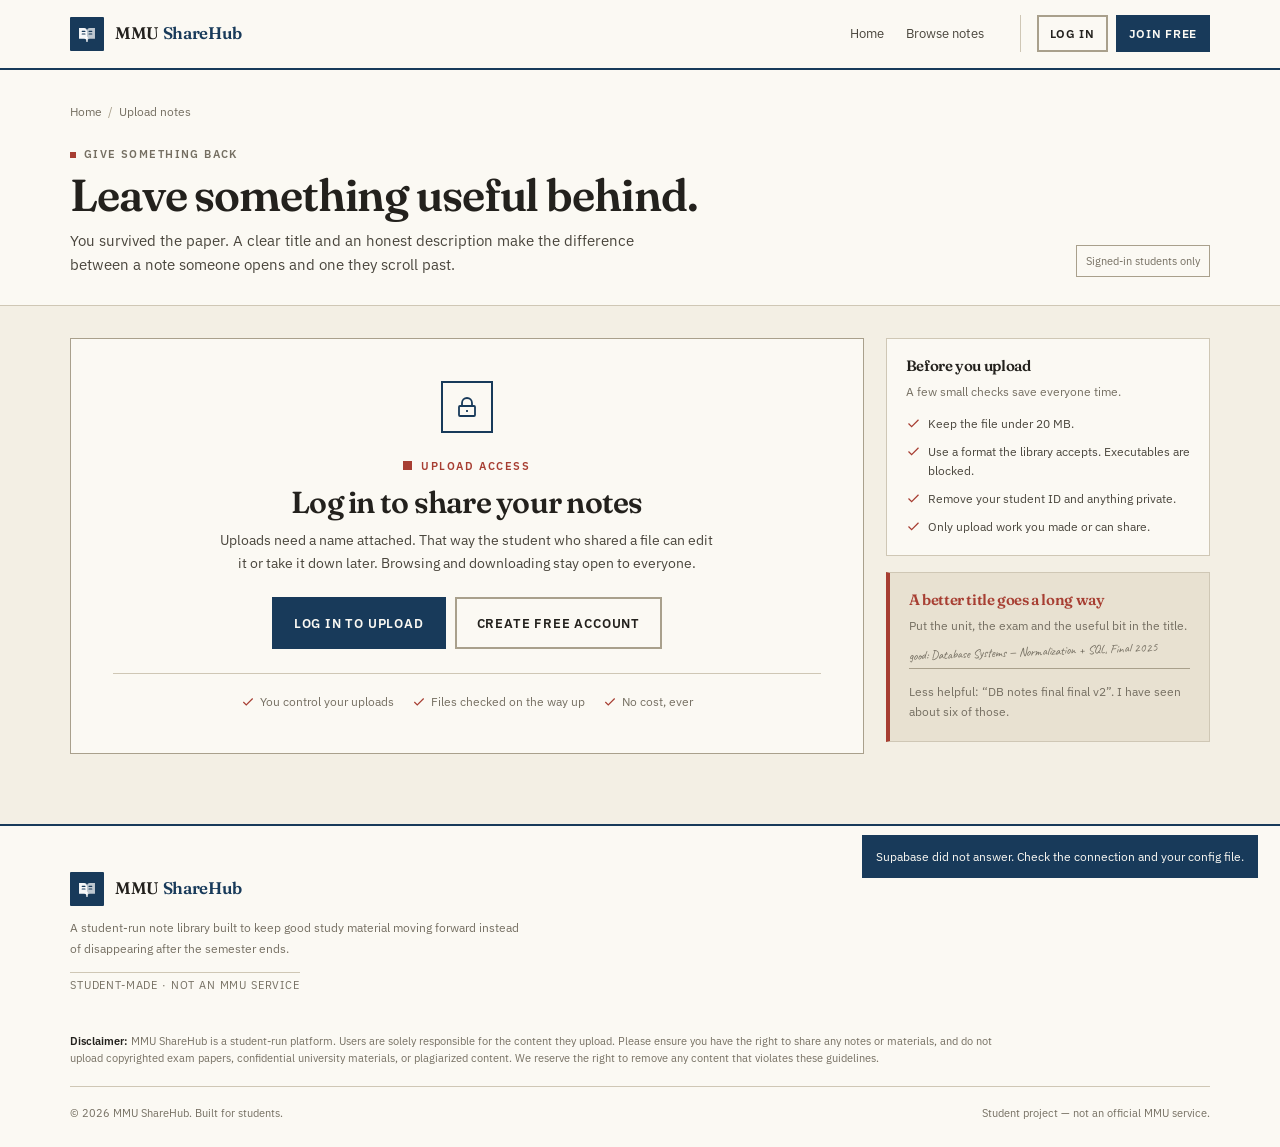
<file: upload.html>
<!DOCTYPE html>
<html lang="en">
<head>
  <meta charset="UTF-8">
  <meta name="viewport" content="width=device-width, initial-scale=1.0">
  <meta name="description" content="Upload exam notes to MMU ShareHub. PDF, Word, PowerPoint, text and images up to 20 MB.">
  <meta name="theme-color" content="#183a5a">
  <title>Upload notes — MMU ShareHub</title>
  <link rel="preconnect" href="https://fonts.googleapis.com">
  <link rel="preconnect" href="https://fonts.gstatic.com" crossorigin>
  <link href="https://fonts.googleapis.com/css2?family=Caveat:wght@500&family=Fraunces:opsz,wght@9..144,500;9..144,600;9..144,700&family=IBM+Plex+Sans:wght@400;500;600&display=swap" rel="stylesheet">
  <link rel="icon" href="assets/favicon.svg" type="image/svg+xml">
  <link rel="stylesheet" href="css/styles.css">
</head>
<body data-page="upload">
  <a class="skip-link" href="#main">Skip to content</a>

  <header class="site-header" data-header>
    <div class="container header-inner">
      <a class="brand" href="index.html" aria-label="MMU ShareHub home">
        <span class="brand-mark"><img src="assets/logo-mark.svg" alt="" width="34" height="34"></span>
        <span class="brand-name">MMU <span>ShareHub</span></span>
      </a>
      <button class="nav-toggle" type="button" aria-label="Open navigation" aria-expanded="false" aria-controls="site-nav" data-nav-toggle>
        <span></span><span></span><span></span>
      </button>
      <nav class="site-nav" id="site-nav" aria-label="Main navigation">
        <div class="nav-links">
          <a class="nav-link" href="index.html" data-page="home">Home</a>
          <a class="nav-link" href="browse.html" data-page="browse">Browse notes</a>
        </div>
        <div class="nav-auth auth-guest">
          <a class="btn btn-ghost btn-sm" href="login.html">Log in</a>
          <a class="btn btn-primary btn-sm" href="register.html">Join free</a>
        </div>
        <div class="nav-auth auth-user" hidden>
          <a class="nav-link" href="upload.html" data-page="upload">Upload</a>
          <a class="nav-link nav-account" href="profile.html" data-page="profile">
            <span class="avatar nav-account__avatar" data-user-avatar aria-hidden="true">?</span>
            <span class="nav-account__name" data-user-name>My notes</span>
          </a>
          <button class="btn btn-ghost btn-sm" type="button" data-logout>Log out</button>
        </div>
      </nav>
    </div>
  </header>

  <main id="main">
    <section class="page-hero" aria-labelledby="upload-title">
      <div class="container">
        <nav class="breadcrumb" aria-label="Breadcrumb">
          <a href="index.html">Home</a><span class="breadcrumb__sep" aria-hidden="true">/</span><span aria-current="page">Upload notes</span>
        </nav>
        <div class="page-hero__row">
          <div>
            <span class="eyebrow"><span class="eyebrow__dot" aria-hidden="true"></span> Give something back</span>
            <h1 id="upload-title">Leave something useful behind.</h1>
            <p>You survived the paper. A clear title and an honest description make the difference between a note someone opens and one they scroll past.</p>
          </div>
          <div class="page-hero__aside">Signed-in students only</div>
        </div>
      </div>
    </section>

    <div class="container upload-layout">
      <div>
        <section class="gate-card" id="upload-gate" aria-labelledby="gate-title">
          <span class="gate-card__icon" aria-hidden="true">
            <svg viewBox="0 0 24 24"><path d="M7 11V8a5 5 0 0 1 10 0v3"/><rect x="4" y="11" width="16" height="10" rx="1"/><path d="M12 15v2"/></svg>
          </span>
          <span class="kicker"><span class="kicker__mark" aria-hidden="true"></span> Upload access</span>
          <h2 id="gate-title">Log in to share your notes</h2>
          <p>Uploads need a name attached. That way the student who shared a file can edit it or take it down later. Browsing and downloading stay open to everyone.</p>
          <div class="gate-card__actions">
            <a class="btn btn-primary btn-lg" href="login.html">Log in to upload</a>
            <a class="btn btn-ghost btn-lg" href="register.html">Create free account</a>
          </div>
          <ul class="mini-trust" aria-label="Upload guarantees">
            <li><svg viewBox="0 0 24 24" aria-hidden="true"><path d="m4 12 5 5L20 6"/></svg> You control your uploads</li>
            <li><svg viewBox="0 0 24 24" aria-hidden="true"><path d="m4 12 5 5L20 6"/></svg> Files checked on the way up</li>
            <li><svg viewBox="0 0 24 24" aria-hidden="true"><path d="m4 12 5 5L20 6"/></svg> No cost, ever</li>
          </ul>
        </section>

        <section class="upload-panel" id="upload-panel" aria-labelledby="upload-form-heading" hidden>
          <div class="upload-panel__head">
            <h2 id="upload-form-heading">Add a note to the library</h2>
            <p>Use the unit code if you have one. Say which exam the notes are for.</p>
            <span class="panel-note">Files go to Supabase Storage and land in the shared library.</span>
          </div>

          <form class="upload-form" id="upload-form">
            <div class="form-grid">
              <div class="form-field form-field--full">
                <label for="note-title">Note title</label>
                <input id="note-title" name="title" type="text" minlength="5" maxlength="100" placeholder="Database Systems — Normalization and SQL, Final 2025" required>
              </div>
              <div class="form-field">
                <label for="note-subject">Subject</label>
                <input id="note-subject" name="subject" type="text" minlength="2" maxlength="60" placeholder="Database Systems" required>
              </div>
              <div class="form-field">
                <label for="note-faculty">Faculty</label>
                <select id="note-faculty" name="faculty" required>
                  <option value="">Select a faculty</option>
                  <option value="Computing &amp; Informatics">Computing &amp; Informatics</option>
                  <option value="Engineering">Engineering</option>
                  <option value="Business">Business</option>
                  <option value="Creative Multimedia">Creative Multimedia</option>
                  <option value="Applied Communication">Applied Communication</option>
                </select>
              </div>
              <div class="form-field">
                <label for="note-year">Year</label>
                <select id="note-year" name="year" required>
                  <option value="">Select a year</option>
                  <option value="Year 1">Year 1</option>
                  <option value="Year 2">Year 2</option>
                  <option value="Year 3">Year 3</option>
                  <option value="Year 4">Year 4</option>
                </select>
              </div>
              <div class="form-field form-field--full">
                <label for="note-description">Short description</label>
                <textarea id="note-description" name="description" minlength="10" maxlength="500" placeholder="Normalization up to 3NF, ER diagrams and the SQL questions that kept coming up." required></textarea>
              </div>
              <div class="form-field form-field--full">
                <label class="dropzone">
                  <svg viewBox="0 0 24 24" aria-hidden="true"><path d="M12 16V4m0 0L7.5 8.5M12 4l4.5 4.5M4 15v4h16v-4"/></svg>
                  <strong>Choose a file or drag it here</strong>
                  <span>PDF, DOC, DOCX, PPT, PPTX, TXT, JPG or PNG · maximum 20 MB</span>
                  <input class="file-input" id="note-file" name="file" type="file" accept=".pdf,.doc,.docx,.ppt,.pptx,.txt,.jpg,.jpeg,.png" required>
                </label>
                <div class="selected-file" id="selected-file" aria-live="polite"></div>
                <progress class="progress" id="upload-progress" max="100" value="0" aria-label="Upload progress">0%</progress>
              </div>
            </div>

            <div class="checkbox-row">
              <input id="upload-permission" name="permission" type="checkbox" required>
              <label for="upload-permission">I made these notes or have permission to share them. I understand students can download the file for free.</label>
            </div>

            <button class="btn btn-primary btn-lg" type="submit">Publish notes</button>
            <p class="form-message" data-form-message role="status"></p>
          </form>
        </section>
      </div>

      <aside class="side-stack" aria-label="Upload tips">
        <section class="info-card">
          <h2>Before you upload</h2>
          <p>A few small checks save everyone time.</p>
          <ul class="checklist">
            <li><svg viewBox="0 0 24 24" aria-hidden="true"><path d="m4 12 5 5L20 6"/></svg> Keep the file under 20 MB.</li>
            <li><svg viewBox="0 0 24 24" aria-hidden="true"><path d="m4 12 5 5L20 6"/></svg> Use a format the library accepts. Executables are blocked.</li>
            <li><svg viewBox="0 0 24 24" aria-hidden="true"><path d="m4 12 5 5L20 6"/></svg> Remove your student ID and anything private.</li>
            <li><svg viewBox="0 0 24 24" aria-hidden="true"><path d="m4 12 5 5L20 6"/></svg> Only upload work you made or can share.</li>
          </ul>
        </section>

        <section class="info-card info-card--accent">
          <h2>A better title goes a long way</h2>
          <p>Put the unit, the exam and the useful bit in the title.</p>
          <p class="pen-note">good: Database Systems — Normalization + SQL, Final 2025</p>
          <p class="info-card__quote">Less helpful: “DB notes final final v2”. I have seen about six of those.</p>
        </section>
      </aside>
    </div>
  </main>

  <footer class="site-footer">
    <div class="container">
      <div class="footer-grid">
        <div class="footer-brand">
          <a class="brand" href="index.html" aria-label="MMU ShareHub home">
            <span class="brand-mark"><img src="assets/logo-mark.svg" alt="" width="34" height="34"></span>
            <span class="brand-name">MMU <span>ShareHub</span></span>
          </a>
          <p>A student-run note library built to keep good study material moving forward instead of disappearing after the semester ends.</p>
          <span class="footer-note">Student-made · Not an MMU service</span>
        </div>
      </div>
      <div class="footer-disclaimer">
        <strong>Disclaimer:</strong> MMU ShareHub is a student-run platform. Users are solely responsible for the content they upload. Please ensure you have the right to share any notes or materials, and do not upload copyrighted exam papers, confidential university materials, or plagiarized content. We reserve the right to remove any content that violates these guidelines.
      </div>
      <div class="footer-bottom">
        <p>© <span data-year>2026</span> MMU ShareHub. Built for students.</p>
        <p>Student project — not an official MMU service.</p>
      </div>
    </div>
  </footer>

  <script type="module" src="js/main.js"></script>
  <script type="module" src="js/upload.js"></script>
</body>
</html>
</file>
<file: css/styles.css>
/* MMU ShareHub — paper, stamp ink and red pen. */

:root {
  --paper: #f3efe4;
  --paper-deep: #e8e1d1;
  --sheet: #fbf9f3;
  --ink: #23211d;
  --ink-soft: #4a463d;
  --muted: #756f62;
  --stamp: #183a5a;
  --stamp-dark: #102b45;
  --pen: #a73e32;
  --rule: #cfc7b5;
  --rule-dark: #a9a08c;
  --success: #3f6b57;
  --font-display: "Fraunces", Georgia, "Times New Roman", serif;
  --font-text: "IBM Plex Sans", "Segoe UI", Arial, sans-serif;
  --font-hand: "Caveat", cursive;
  --container: 1140px;
}

*, *::before, *::after { box-sizing: border-box; }

html { scroll-behavior: smooth; }

body {
  margin: 0;
  background: var(--paper);
  color: var(--ink);
  font-family: var(--font-text);
  font-size: 16px;
  line-height: 1.65;
  -webkit-font-smoothing: antialiased;
}

body.nav-open { overflow: hidden; }

h1, h2, h3, h4, p, figure, blockquote { margin: 0; }

h1, h2, h3, h4 {
  font-family: var(--font-display);
  font-weight: 600;
  line-height: 1.08;
  letter-spacing: -0.025em;
  font-variation-settings: "SOFT" 20, "WONK" 1;
}

ul, ol { margin: 0; padding: 0; list-style: none; }
a { color: inherit; text-decoration: none; }
img, svg { display: block; max-width: 100%; }
button, input, select, textarea { font: inherit; }
button { cursor: pointer; }
button:disabled { cursor: not-allowed; opacity: .5; }
code { font-family: "IBM Plex Mono", Consolas, monospace; font-size: .9em; }
[hidden] { display: none !important; }

::selection { background: var(--stamp); color: var(--sheet); }

:focus-visible {
  outline: 2px solid var(--pen);
  outline-offset: 3px;
}

.container {
  width: min(var(--container), calc(100% - 48px));
  margin-inline: auto;
}

.sr-only {
  position: absolute; width: 1px; height: 1px; padding: 0;
  margin: -1px; overflow: hidden; clip: rect(0,0,0,0); white-space: nowrap; border: 0;
}

.skip-link {
  position: fixed; top: 8px; left: 8px; z-index: 200;
  padding: 9px 14px; background: var(--stamp); color: var(--sheet);
  border: 2px solid var(--stamp); transform: translateY(-160%);
}
.skip-link:focus { transform: translateY(0); }

/* ---------- shared marks ---------- */

.kicker {
  display: inline-flex; align-items: center; gap: 9px;
  color: var(--pen); font-size: .7rem; font-weight: 600;
  letter-spacing: .14em; text-transform: uppercase;
}
.kicker__mark { width: 9px; height: 9px; background: var(--pen); }

.eyebrow {
  display: inline-flex; align-items: center; gap: 8px;
  color: var(--muted); font-size: .68rem; font-weight: 600;
  letter-spacing: .13em; text-transform: uppercase;
}
.eyebrow__dot { width: 6px; height: 6px; background: var(--pen); }

.circled { position: relative; white-space: nowrap; }
.circled::after {
  content: ""; position: absolute; left: -4%; right: -4%; bottom: -.08em;
  height: .32em; border: 2px solid var(--pen); border-radius: 50%;
  transform: rotate(-1.5deg); opacity: .85;
}

.pen-line {
  display: block; width: 112px; height: 9px; margin-top: 12px;
  background: no-repeat center / 100% 100%
    url("data:image/svg+xml,%3Csvg xmlns='http://www.w3.org/2000/svg' viewBox='0 0 112 9'%3E%3Cpath d='M2 6c18-4 37 2 55-2 18-4 35 4 53-1' fill='none' stroke='%23a73e32' stroke-width='2.2' stroke-linecap='round'/%3E%3C/svg%3E");
}

.pen-note {
  font-family: var(--font-hand);
  color: var(--pen);
  font-size: 1.15rem;
  transform: rotate(-2deg);
}

.text-link {
  display: inline-flex; align-items: center; gap: 6px;
  color: var(--stamp); font-size: .85rem; font-weight: 600;
  border-bottom: 1px solid var(--stamp);
  padding-bottom: 2px;
}
.text-link:hover { color: var(--pen); border-color: var(--pen); }
.text-link svg { width: 16px; height: 16px; fill: none; stroke: currentColor; stroke-width: 2; }

/* ---------- buttons ---------- */

.btn {
  display: inline-flex; align-items: center; justify-content: center; gap: 8px;
  min-height: 42px; padding: 10px 16px;
  border: 2px solid var(--stamp); border-radius: 0;
  background: transparent; color: var(--stamp);
  font-size: .8rem; font-weight: 600; letter-spacing: .06em; text-transform: uppercase;
  transition: background-color .14s ease, color .14s ease, border-color .14s ease;
}
.btn svg { width: 17px; height: 17px; fill: none; stroke: currentColor; stroke-width: 1.9; stroke-linecap: round; stroke-linejoin: round; }
.btn:hover { background: var(--stamp); color: var(--sheet); }

.btn-primary { background: var(--stamp); color: var(--sheet); }
.btn-primary:hover { background: var(--stamp-dark); border-color: var(--stamp-dark); }

.btn-ghost { border-color: var(--rule-dark); color: var(--ink); background: transparent; }
.btn-ghost:hover { border-color: var(--stamp); background: transparent; color: var(--stamp); }

.btn-danger { border-color: var(--pen); color: var(--pen); }
.btn-danger:hover { background: var(--pen); color: var(--sheet); }

.btn-white { border-color: var(--sheet); color: var(--stamp); background: var(--sheet); }
.btn-white:hover { background: transparent; color: var(--sheet); }

.btn-outline-light { border-color: var(--sheet); color: var(--sheet); }
.btn-outline-light:hover { background: var(--sheet); color: var(--stamp); }

.btn-google { border-color: var(--rule-dark); color: var(--ink); background: var(--sheet); font-weight: 500; text-transform: none; letter-spacing: 0; }
.btn-google:hover { border-color: var(--stamp); background: var(--sheet); color: var(--ink); }
.btn-google svg { width: 18px; height: 18px; }

.link-button { padding: 0; border: 0; background: none; color: var(--pen); font-size: .78rem; font-weight: 600; border-bottom: 1px solid var(--pen); }
.link-button:hover { color: var(--stamp); border-color: var(--stamp); }

.btn-sm { min-height: 36px; padding: 7px 11px; font-size: .72rem; }
.btn-lg { min-height: 48px; padding: 13px 20px; font-size: .84rem; }
.btn-block { width: 100%; }

/* ---------- header ---------- */

.site-header {
  position: sticky; top: 0; z-index: 60;
  background: var(--sheet);
  border-bottom: 2px solid var(--stamp);
}

.header-inner {
  display: flex; align-items: center; justify-content: space-between; gap: 24px;
  min-height: 68px;
}

.brand { display: inline-flex; align-items: center; gap: 11px; flex: 0 0 auto; }
.brand-mark { width: 34px; height: 34px; flex: 0 0 auto; }
.brand-mark svg, .brand-mark img { width: 34px; height: 34px; }
.brand-name { font-family: var(--font-display); font-size: 1.05rem; font-weight: 600; letter-spacing: -.02em; }
.brand-name span { color: var(--stamp); }

.site-nav, .nav-links, .nav-auth { display: flex; align-items: center; }
.site-nav { gap: 20px; }
.nav-links { gap: 2px; }

.nav-link {
  display: inline-flex; align-items: center; gap: 7px;
  min-height: 36px; padding: 7px 10px;
  color: var(--ink-soft); font-size: .84rem;
  border-bottom: 2px solid transparent;
}
.nav-link:hover { color: var(--stamp); }
.nav-link[aria-current="page"] { color: var(--stamp); border-bottom-color: var(--pen); font-weight: 600; }

.nav-account { padding-right: 8px; }
.nav-account__avatar {
  display: inline-grid; place-items: center; width: 24px; height: 24px;
  flex: 0 0 auto; background: var(--stamp); color: var(--sheet);
  font-size: .58rem; font-weight: 600;
}
.nav-account__name { max-width: 110px; overflow: hidden; text-overflow: ellipsis; white-space: nowrap; }

.nav-auth { gap: 8px; margin-left: 6px; padding-left: 16px; border-left: 1px solid var(--rule); }

.nav-toggle {
  display: none; width: 42px; height: 40px; padding: 10px;
  border: 2px solid var(--stamp); background: var(--sheet);
}
.nav-toggle span { display: block; width: 18px; height: 2px; margin: 4px auto; background: var(--stamp); transition: transform .18s ease, opacity .18s ease; }
body.nav-open .nav-toggle span:nth-child(1) { transform: translateY(6px) rotate(45deg); }
body.nav-open .nav-toggle span:nth-child(2) { opacity: 0; }
body.nav-open .nav-toggle span:nth-child(3) { transform: translateY(-6px) rotate(-45deg); }

body.auth-pending .nav-auth { visibility: hidden; }

/* ---------- hero ---------- */

.hero { padding: 66px 0 58px; border-bottom: 1px solid var(--rule); }

.hero__grid {
  display: grid;
  grid-template-columns: minmax(0, 1.18fr) minmax(300px, .82fr);
  gap: 72px;
  align-items: start;
}

.hero__copy { padding-top: 12px; }

.hero h1 {
  margin-top: 20px;
  max-width: 680px;
  font-size: clamp(3rem, 5.8vw, 4.9rem);
  line-height: .94;
  letter-spacing: -.045em;
}

.hero__lede {
  max-width: 540px;
  margin-top: 27px;
  color: var(--ink-soft);
  font-size: 1.04rem;
  line-height: 1.7;
}

.hero-search, .search-bar {
  display: flex; align-items: center; gap: 10px;
  width: min(100%, 560px); margin-top: 30px;
  padding: 6px 6px 6px 14px;
  border: 2px solid var(--stamp); background: var(--sheet);
}
.hero-search:focus-within, .search-bar:focus-within { outline: 2px solid var(--pen); outline-offset: 2px; }
.hero-search > svg, .search-bar > svg { width: 19px; height: 19px; flex: 0 0 auto; fill: none; stroke: var(--muted); stroke-width: 1.8; }
.hero-search input, .search-bar input { flex: 1; min-width: 0; padding: 8px 0; border: 0; outline: 0; background: transparent; color: var(--ink); font-size: .92rem; }
.hero-search input::placeholder, .search-bar input::placeholder { color: #8d8779; }
.hero-search .btn, .search-bar .btn { flex: 0 0 auto; min-height: 40px; }

.popular-searches { display: flex; flex-wrap: wrap; align-items: center; gap: 5px 13px; margin-top: 15px; color: var(--muted); font-size: .78rem; }
.popular-searches a { color: var(--stamp); border-bottom: 1px dotted var(--stamp); }
.popular-searches a:hover { color: var(--pen); border-color: var(--pen); }

.hero__proof { display: flex; flex-wrap: wrap; gap: 10px 20px; margin-top: 30px; color: var(--ink-soft); font-size: .78rem; }
.hero__proof li { display: inline-flex; align-items: center; gap: 7px; }
.hero__proof svg { width: 15px; height: 15px; fill: none; stroke: var(--pen); stroke-width: 2; stroke-linecap: round; stroke-linejoin: round; }

/* ---------- library reserve slip ---------- */

.reserve-card {
  position: relative;
  margin-top: 28px;
  background: var(--sheet);
  border: 1px solid var(--rule-dark);
  transform: rotate(-1.1deg);
}

.reserve-card::before {
  content: ""; position: absolute; top: -7px; left: 24px; right: 24px;
  height: 8px; border: 1px solid var(--rule-dark); border-bottom: 0;
  background: var(--paper-deep);
}

.reserve-card__head {
  display: flex; justify-content: space-between; align-items: center;
  gap: 12px; padding: 12px 18px;
  border-bottom: 2px solid var(--stamp);
  color: var(--stamp); font-size: .66rem; font-weight: 600; letter-spacing: .12em; text-transform: uppercase;
}

.reserve-card__body { padding: 24px 22px 18px; }

.reserve-card__stamp {
  display: inline-block; padding: 4px 9px;
  border: 2px solid var(--pen); color: var(--pen);
  font-size: .66rem; font-weight: 700; letter-spacing: .13em; text-transform: uppercase;
  transform: rotate(-4deg);
}

.reserve-card__course { margin-top: 20px; color: var(--muted); font-size: .7rem; letter-spacing: .08em; }

.reserve-card__title {
  margin-top: 4px; font-size: 1.8rem; line-height: 1.06;
}
.reserve-card__underline {
  width: 160px; height: 10px; margin: 2px 0 0 2px;
  background: no-repeat center / 100% 100%
    url("data:image/svg+xml,%3Csvg xmlns='http://www.w3.org/2000/svg' viewBox='0 0 160 10'%3E%3Cpath d='M3 7c30-5 61 2 92-3 22-4 44 3 62-2' fill='none' stroke='%23a73e32' stroke-width='2.4' stroke-linecap='round'/%3E%3C/svg%3E");
}

.reserve-card__lines { display: grid; gap: 9px; margin-top: 20px; }
.reserve-card__lines span { height: 1px; background: var(--rule); }
.reserve-card__lines span:nth-child(2) { width: 88%; }
.reserve-card__lines span:nth-child(3) { width: 72%; }

.reserve-card__scribble { margin-top: 14px; font-family: var(--font-hand); color: var(--pen); font-size: 1.2rem; transform: rotate(-1.5deg); }

.reserve-card__foot {
  display: flex; justify-content: space-between; gap: 12px;
  margin-top: 18px; padding-top: 12px;
  border-top: 1px dashed var(--rule-dark);
  color: var(--muted); font-size: .66rem;
}
.reserve-card__foot strong { color: var(--ink); font-weight: 600; }

/* ---------- rules strip ---------- */

.rules-strip { display: grid; grid-template-columns: repeat(3, minmax(0, 1fr)); border-top: 1px solid var(--rule); border-bottom: 1px solid var(--rule); }
.rules-strip__item { padding: 18px 26px 19px; border-left: 1px solid var(--rule); }
.rules-strip__item:first-child { border-left: 0; padding-left: 0; }
.rules-strip__item strong { display: block; font-family: var(--font-display); font-size: 1rem; font-weight: 600; }
.rules-strip__item span { display: block; margin-top: 3px; color: var(--muted); font-size: .76rem; line-height: 1.5; }

/* ---------- sections and cards ---------- */

.section { padding: 66px 0; }
.section--tight { padding: 44px 0; }
.section--white { background: var(--sheet); border-block: 1px solid var(--rule); }

.section-heading {
  display: flex; align-items: flex-end; justify-content: space-between; gap: 28px;
  margin-bottom: 26px;
}
.section-heading h2 { margin-top: 7px; font-size: clamp(1.75rem, 3vw, 2.35rem); }
.section-heading p { max-width: 520px; margin-top: 8px; color: var(--muted); font-size: .9rem; }

.preview-pill { margin-left: 8px; padding: 2px 7px; border: 1px solid var(--pen); color: var(--pen); font-family: var(--font-text); font-size: .62rem; font-weight: 600; letter-spacing: .06em; text-transform: uppercase; vertical-align: middle; }

.notes-grid { display: grid; grid-template-columns: repeat(3, minmax(0, 1fr)); gap: 18px; }

.note-card {
  display: flex; flex-direction: column; min-width: 0;
  padding: 18px 20px 17px;
  background: var(--sheet);
  border: 1px solid var(--rule);
  transition: border-color .14s ease, transform .14s ease;
}
.note-card:hover { border-color: var(--stamp); transform: translateY(-2px); }

.note-card__top { display: flex; align-items: center; justify-content: space-between; gap: 12px; }
.note-card__size { color: var(--muted); font-size: .7rem; }

.note-card__body { display: flex; flex: 1; flex-direction: column; padding-top: 15px; }
.note-card__tags { display: flex; flex-wrap: wrap; gap: 5px; }
.tag { padding: 2px 7px; border: 1px solid var(--stamp); color: var(--stamp); font-size: .64rem; font-weight: 600; letter-spacing: .04em; }
.tag--subtle { border-color: var(--rule-dark); color: var(--muted); }

.note-card__title { margin-top: 12px; font-size: 1.02rem; line-height: 1.33; }
.note-card__title a:hover { color: var(--pen); text-decoration: underline; text-decoration-thickness: 1px; text-underline-offset: 3px; }
.note-card__description { display: -webkit-box; margin-top: 8px; overflow: hidden; color: var(--ink-soft); font-size: .83rem; line-height: 1.55; -webkit-box-orient: vertical; -webkit-line-clamp: 3; }
.note-card__faculty { margin-top: 10px; color: var(--muted); font-size: .7rem; }

.note-card__meta { display: flex; align-items: center; gap: 9px; margin-top: 18px; padding-top: 13px; border-top: 1px solid var(--rule); }
.avatar { display: inline-grid; place-items: center; width: 30px; height: 30px; flex: 0 0 auto; background: var(--stamp); color: var(--sheet); font-size: .62rem; font-weight: 600; }
.avatar--tone-1 { background: var(--pen); }
.avatar--tone-2 { background: var(--success); }
.avatar--tone-3 { background: #6b5b7b; }
.note-card__uploader { display: flex; min-width: 0; flex-direction: column; line-height: 1.35; }
.note-card__uploader small { color: var(--muted); font-size: .6rem; }
.note-card__uploader strong { overflow: hidden; font-size: .74rem; font-weight: 600; text-overflow: ellipsis; white-space: nowrap; }
.note-card__date { margin-left: auto; color: var(--muted); font-size: .66rem; white-space: nowrap; }

.note-card__actions { display: flex; gap: 7px; margin-top: 14px; }
.note-card__actions .btn { flex: 1; min-width: 0; padding-inline: 7px; }
.note-card__actions .btn svg { width: 15px; height: 15px; }

.file-badge { display: inline-flex; align-items: center; min-height: 22px; padding: 3px 7px; border: 1px solid currentColor; font-size: .63rem; font-weight: 700; letter-spacing: .08em; }
.file-badge--pdf { color: var(--pen); }
.file-badge--doc { color: var(--stamp); }
.file-badge--ppt { color: #8a5a1a; }
.file-badge--txt { color: var(--muted); }
.file-badge--img { color: var(--success); }
.file-badge--file { color: var(--ink-soft); }

.skeleton-card { min-height: 320px; pointer-events: none; }
.skeleton { background: var(--paper-deep); animation: breathe 1.4s ease-in-out infinite; }
.skeleton--badge { width: 50px; height: 22px; }
.skeleton--title { width: 90%; height: 20px; margin-top: 22px; }
.skeleton--text { width: 100%; height: 10px; margin-top: 11px; }
.skeleton--short { width: 64%; }
.skeleton--footer { width: 76%; height: 30px; margin-top: auto; }
@keyframes breathe { 50% { opacity: .45; } }

/* ---------- how it works ---------- */

.steps-grid { display: grid; grid-template-columns: repeat(3, minmax(0, 1fr)); gap: 26px; }
.step-card { position: relative; padding-left: 4px; border-top: 2px solid var(--ink); padding-top: 16px; }
.step-card__num { font-family: var(--font-display); font-size: 2.8rem; line-height: 1; color: var(--pen); }
.step-card h3 { margin-top: 10px; font-size: 1.18rem; }
.step-card p { margin-top: 7px; color: var(--ink-soft); font-size: .86rem; line-height: 1.6; }

/* ---------- CTA ---------- */

.cta-band {
  display: flex; align-items: center; justify-content: space-between; gap: 34px;
  padding: 40px 42px;
  background: var(--stamp); color: var(--sheet);
  border-left: 8px solid var(--pen);
}
.cta-band h2 { max-width: 600px; font-size: clamp(1.6rem, 2.9vw, 2.2rem); }
.cta-band p { max-width: 560px; margin-top: 10px; color: rgba(251,249,243,.74); font-size: .88rem; }
.cta-band .eyebrow { color: rgba(251,249,243,.6); }
.cta-band__actions { display: flex; flex-wrap: wrap; gap: 9px; flex: 0 0 auto; }

/* ---------- page hero / browse ---------- */

.page-hero { padding: 32px 0 28px; background: var(--sheet); border-bottom: 1px solid var(--rule); }
.breadcrumb { display: flex; flex-wrap: wrap; align-items: center; gap: 6px; color: var(--muted); font-size: .72rem; }
.breadcrumb a:hover { color: var(--pen); text-decoration: underline; text-underline-offset: 3px; }
.breadcrumb__sep { color: var(--rule-dark); }

.page-hero__row { display: flex; align-items: flex-end; justify-content: space-between; gap: 28px; margin-top: 18px; }
.page-hero h1 { margin-top: 6px; font-size: clamp(2rem, 3.8vw, 2.8rem); }
.page-hero__row p { max-width: 620px; margin-top: 9px; color: var(--ink-soft); font-size: .92rem; }
.page-hero__aside { flex: 0 0 auto; padding: 6px 9px; border: 1px solid var(--rule-dark); color: var(--muted); font-size: .7rem; }
.search-bar { width: min(100%, 740px); margin-top: 22px; }

.browse-layout { display: grid; grid-template-columns: 248px minmax(0,1fr); gap: 28px; align-items: start; padding: 30px 0 70px; }
.filter-panel { position: sticky; top: 88px; padding: 18px; border: 1px solid var(--rule); background: var(--sheet); }
.filter-panel__head { display: flex; align-items: center; justify-content: space-between; gap: 10px; padding-bottom: 12px; border-bottom: 2px solid var(--ink); }
.filter-panel__head h2 { font-size: .94rem; }
.filter-fields { display: grid; gap: 14px; margin-top: 16px; }
.filter-field { display: grid; gap: 5px; }
.filter-field > label { color: var(--muted); font-size: .7rem; font-weight: 600; }

.filter-field select, .sort-control select {
  width: 100%; min-height: 40px; padding: 8px 30px 8px 10px;
  border: 1px solid var(--rule-dark); border-radius: 0;
  appearance: none; background: var(--sheet); color: var(--ink);
  font-size: .8rem; outline: 0; cursor: pointer;
  background-image: url("data:image/svg+xml,%3Csvg xmlns='http://www.w3.org/2000/svg' viewBox='0 0 24 24' fill='none' stroke='%23756f62' stroke-width='2'%3E%3Cpath d='m6 9 6 6 6-6'/%3E%3C/svg%3E");
  background-repeat: no-repeat; background-position: right 9px center; background-size: 13px;
}
.filter-field select:focus, .sort-control select:focus { outline: 2px solid var(--pen); outline-offset: 1px; }
.filter-note { display: flex; gap: 7px; margin-top: 16px; padding-top: 13px; border-top: 1px solid var(--rule); color: var(--muted); font-size: .7rem; line-height: 1.5; }
.filter-note svg { width: 14px; height: 14px; flex: 0 0 auto; fill: none; stroke: var(--pen); stroke-width: 1.9; }

.browse-results { min-width: 0; }
.results-toolbar { display: flex; align-items: center; justify-content: space-between; gap: 18px; margin-bottom: 14px; }
#results-count { color: var(--muted); font-size: .78rem; }
#results-count strong { color: var(--ink); }
.sort-control { display: flex; align-items: center; gap: 7px; color: var(--muted); font-size: .74rem; white-space: nowrap; }
.sort-control select { width: auto; min-width: 126px; min-height: 36px; padding-block: 6px; font-size: .74rem; }
.browse-results .notes-grid { grid-template-columns: repeat(2, minmax(0,1fr)); }

.empty-state { display: flex; flex-direction: column; align-items: center; justify-content: center; min-height: 280px; padding: 42px 22px; border: 1px dashed var(--rule-dark); background: var(--sheet); text-align: center; }
.empty-state__icon { display: grid; place-items: center; width: 48px; height: 48px; margin-bottom: 14px; border: 1px solid var(--rule-dark); color: var(--stamp); }
.empty-state__icon svg { width: 22px; height: 22px; fill: none; stroke: currentColor; stroke-width: 1.7; }
.empty-state h3 { font-size: 1.15rem; }
.empty-state p { max-width: 370px; margin-top: 6px; color: var(--muted); font-size: .82rem; }
.empty-state .btn { margin-top: 17px; }

/* ---------- auth ---------- */

.auth-page { padding: 44px 0 66px; }
.auth-shell { display: grid; grid-template-columns: minmax(0,.92fr) minmax(0,1.08fr); width: min(100%, 960px); margin-inline: auto; border: 1px solid var(--rule-dark); background: var(--sheet); }
.auth-aside { display: flex; flex-direction: column; padding: 38px; border-right: 1px solid var(--rule-dark); background: var(--paper-deep); }
.auth-aside__brand { display: inline-flex; align-items: center; gap: 9px; color: var(--ink); font-family: var(--font-display); font-size: .95rem; }
.auth-aside__brand .brand-mark, .auth-aside__brand .brand-mark img { width: 30px; height: 30px; }
.auth-aside h2 { margin-top: 34px; font-size: clamp(1.55rem, 2.5vw, 1.9rem); }
.auth-aside > p { margin-top: 11px; color: var(--ink-soft); font-size: .84rem; }
.benefit-list { display: grid; gap: 13px; margin-top: 26px; }
.benefit-list li { display: flex; align-items: flex-start; gap: 9px; color: var(--ink-soft); font-size: .82rem; line-height: 1.5; }
.benefit-list svg { width: 17px; height: 17px; flex: 0 0 auto; margin-top: 2px; fill: none; stroke: var(--pen); stroke-width: 2; }
.auth-quote { margin-top: auto; padding-top: 32px; border-top: 1px solid var(--rule-dark); }
.auth-quote blockquote { color: var(--ink-soft); font-size: .82rem; line-height: 1.6; }
.auth-quote footer { display: flex; align-items: center; gap: 8px; margin-top: 11px; color: var(--muted); font-size: .66rem; }
.auth-quote .avatar { width: 26px; height: 26px; background: var(--stamp); font-size: .54rem; }

.auth-form-wrap { display: flex; flex-direction: column; justify-content: center; padding: 38px 42px; }
.auth-form-wrap h1 { margin-top: 6px; font-size: clamp(1.7rem, 2.7vw, 2rem); }
.auth-form-wrap__intro { margin-top: 7px; color: var(--muted); font-size: .85rem; }
.auth-form { margin-top: 22px; }

.setup-notice { margin-top: 18px; padding: 11px 12px; border-left: 4px solid var(--pen); background: var(--paper-deep); color: var(--ink-soft); font-size: .75rem; line-height: 1.55; }
.setup-notice strong { color: var(--pen); }
.setup-notice a { border-bottom: 1px solid var(--pen); }

.btn-google + .auth-divider { margin-top: 18px; }
.auth-divider { display: flex; align-items: center; gap: 12px; margin: 16px 0 2px; color: var(--muted); font-size: .7rem; }
.auth-divider::before, .auth-divider::after { content: ""; flex: 1; height: 1px; background: var(--rule); }

.form-field { display: grid; gap: 5px; margin-bottom: 15px; }
.form-field > label, .label-row label { color: var(--ink); font-size: .75rem; font-weight: 600; }
.label-row { display: flex; align-items: center; justify-content: space-between; gap: 12px; }
.label-row .link-button { font-size: .72rem; }

.form-field input, .form-field textarea, .form-field select {
  width: 100%; min-height: 44px; padding: 10px 12px;
  border: 1px solid var(--rule-dark); border-radius: 0;
  background: var(--sheet); color: var(--ink); font-size: .88rem; outline: 0;
}
.form-field select { padding-right: 34px; appearance: none; background-image: url("data:image/svg+xml,%3Csvg xmlns='http://www.w3.org/2000/svg' viewBox='0 0 24 24' fill='none' stroke='%23756f62' stroke-width='2'%3E%3Cpath d='m6 9 6 6 6-6'/%3E%3C/svg%3E"); background-repeat: no-repeat; background-position: right 11px center; background-size: 13px; cursor: pointer; }
.form-field input::placeholder, .form-field textarea::placeholder { color: #989184; }
.form-field input:focus, .form-field textarea:focus, .form-field select:focus { outline: 2px solid var(--pen); outline-offset: 1px; }
.form-field input:user-invalid { border-color: var(--pen); }
.form-hint { color: var(--muted); font-size: .68rem; line-height: 1.45; }

.password-field { position: relative; }
.password-field input { padding-right: 44px; }
.password-toggle { position: absolute; top: 50%; right: 5px; display: grid; place-items: center; width: 32px; height: 32px; padding: 0; border: 0; background: transparent; color: var(--muted); transform: translateY(-50%); }
.password-toggle:hover { color: var(--pen); }
.password-toggle svg { width: 17px; height: 17px; fill: none; stroke: currentColor; stroke-width: 1.8; }
.password-toggle .eye-closed, .password-toggle[aria-pressed="true"] .eye-open { display: none; }
.password-toggle[aria-pressed="true"] .eye-closed { display: block; }

.checkbox-row { display: flex; align-items: flex-start; gap: 8px; margin: 2px 0 18px; color: var(--ink-soft); font-size: .73rem; line-height: 1.5; }
.checkbox-row input { width: 15px; height: 15px; flex: 0 0 auto; margin: 2px 0 0; accent-color: var(--stamp); }

.form-message { display: none; margin-top: 13px; padding: 10px 12px; border-left: 3px solid var(--stamp); background: var(--paper-deep); color: var(--stamp); font-size: .75rem; line-height: 1.5; }
.form-message.is-visible { display: block; }
.form-message.is-error { border-color: var(--pen); color: var(--pen); }
.form-message.is-success { border-color: var(--success); color: var(--success); }

.form-foot { margin-top: 18px; padding-top: 16px; border-top: 1px solid var(--rule); color: var(--muted); font-size: .77rem; text-align: center; }
.form-foot a { color: var(--stamp); font-weight: 600; border-bottom: 1px solid var(--stamp); }

/* ---------- upload ---------- */

.upload-layout { display: grid; grid-template-columns: minmax(0,1.42fr) minmax(260px,.58fr); gap: 22px; align-items: start; padding: 32px 0 70px; }
.gate-card { padding: 42px; border: 1px solid var(--rule-dark); background: var(--sheet); text-align: center; }
.gate-card--narrow { width: min(100%, 700px); margin-inline: auto; }
.gate-card__icon { display: grid; place-items: center; width: 52px; height: 52px; margin: 0 auto 18px; border: 2px solid var(--stamp); color: var(--stamp); }
.gate-card__icon svg { width: 24px; height: 24px; fill: none; stroke: currentColor; stroke-width: 1.8; }
.gate-card h2 { max-width: 500px; margin: 8px auto 0; font-size: clamp(1.55rem, 2.6vw, 1.9rem); }
.gate-card > p { max-width: 500px; margin: 10px auto 0; color: var(--ink-soft); font-size: .88rem; }
.gate-card__actions { display: flex; flex-wrap: wrap; justify-content: center; gap: 9px; margin-top: 22px; }
.mini-trust { display: flex; flex-wrap: wrap; justify-content: center; gap: 8px 18px; margin-top: 24px; padding-top: 18px; border-top: 1px solid var(--rule); color: var(--muted); font-size: .72rem; }
.mini-trust li { display: inline-flex; align-items: center; gap: 5px; }
.mini-trust svg { width: 14px; height: 14px; fill: none; stroke: var(--pen); stroke-width: 2; }

.side-stack { display: grid; gap: 16px; }
.info-card { padding: 19px; border: 1px solid var(--rule); background: var(--sheet); }
.info-card h2 { font-size: .94rem; }
.info-card p { margin-top: 6px; color: var(--muted); font-size: .78rem; }
.checklist { display: grid; gap: 10px; margin-top: 14px; }
.checklist li { display: flex; align-items: flex-start; gap: 7px; color: var(--ink-soft); font-size: .76rem; line-height: 1.5; }
.checklist svg { width: 15px; height: 15px; flex: 0 0 auto; margin-top: 1px; fill: none; stroke: var(--pen); stroke-width: 2; }
.info-card--accent { border-left: 4px solid var(--pen); background: var(--paper-deep); }
.info-card--accent h2 { color: var(--pen); }
.info-card__quote { margin-top: 12px; padding-top: 12px; border-top: 1px solid var(--rule-dark); color: var(--ink-soft); font-size: .72rem; }

.upload-panel { padding: 26px; border: 1px solid var(--rule-dark); background: var(--sheet); }
.upload-panel__head { padding-bottom: 16px; border-bottom: 2px solid var(--ink); }
.upload-panel__head h2 { font-size: 1.25rem; }
.upload-panel__head p { margin-top: 4px; color: var(--muted); font-size: .8rem; }
.panel-note { display: inline-block; margin-top: 10px; padding: 3px 7px; border: 1px solid var(--pen); color: var(--pen); font-size: .66rem; }
.upload-form { margin-top: 20px; }
.form-grid { display: grid; grid-template-columns: repeat(2, minmax(0,1fr)); gap: 0 14px; }
.form-field--full { grid-column: 1 / -1; }
.form-field textarea { min-height: 104px; resize: vertical; }

.dropzone { display: flex; flex-direction: column; align-items: center; justify-content: center; min-height: 164px; padding: 22px; border: 2px dashed var(--rule-dark); background: var(--paper); text-align: center; cursor: pointer; }
.dropzone:hover, .dropzone:focus-within, .dropzone.is-dragging { border-color: var(--pen); background: var(--paper-deep); }
.dropzone svg { width: 30px; height: 30px; color: var(--stamp); fill: none; stroke: currentColor; stroke-width: 1.7; }
.dropzone strong { margin-top: 9px; font-size: .86rem; }
.dropzone span { margin-top: 3px; color: var(--muted); font-size: .72rem; }
.file-input { position: absolute; width: 1px; height: 1px; overflow: hidden; clip: rect(0,0,0,0); }
.selected-file { display: none; align-items: center; gap: 9px; margin-top: 10px; padding: 9px 11px; border: 1px solid var(--rule); background: var(--paper); color: var(--ink-soft); font-size: .76rem; }
.selected-file.is-visible { display: flex; }
.selected-file.is-error { border-color: var(--pen); color: var(--pen); }
.progress { display: none; width: 100%; height: 6px; margin-top: 12px; border: 0; appearance: none; background: var(--paper-deep); }
.progress.is-visible { display: block; }
.progress::-webkit-progress-bar { background: var(--paper-deep); }
.progress::-webkit-progress-value { background: var(--stamp); }
.progress::-moz-progress-bar { background: var(--stamp); }

/* ---------- profile ---------- */

.profile-layout { display: grid; gap: 20px; padding: 32px 0 70px; }
.profile-panel { display: grid; gap: 18px; }
.profile-summary { display: flex; align-items: center; gap: 18px; padding: 22px; border: 1px solid var(--rule-dark); background: var(--sheet); }
.profile-avatar { display: grid; place-items: center; width: 62px; height: 62px; flex: 0 0 auto; border: 2px solid var(--stamp); color: var(--stamp); font-family: var(--font-display); font-size: 1.2rem; }
.profile-summary__main { min-width: 0; flex: 1; }
.profile-summary h2 { font-size: 1.3rem; }
.profile-summary p { margin-top: 2px; color: var(--muted); font-size: .8rem; }
.profile-stats { display: flex; flex-wrap: wrap; gap: 8px; margin-top: 12px; }
.profile-stat { padding: 4px 8px; border: 1px solid var(--rule); color: var(--muted); font-size: .68rem; }
.profile-stat strong { color: var(--ink); }
.my-notes-card { padding: 22px; border: 1px solid var(--rule); background: var(--sheet); }
.my-notes-card__head { display: flex; align-items: center; justify-content: space-between; gap: 16px; padding-bottom: 14px; border-bottom: 2px solid var(--ink); }
.my-notes-card__head h2 { font-size: 1.05rem; }
.my-notes-list { margin-top: 4px; }
.profile-note-row { display: flex; align-items: center; gap: 12px; padding: 14px 0; border-bottom: 1px solid var(--rule); }
.profile-note-row:last-child { border-bottom: 0; }
.profile-note-row__main { min-width: 0; flex: 1; }
.profile-note-row__main strong { display: block; overflow: hidden; font-size: .86rem; font-weight: 600; text-overflow: ellipsis; white-space: nowrap; }
.profile-note-row__main span { color: var(--muted); font-size: .7rem; }
.profile-note-row__actions { display: flex; gap: 5px; }
.icon-button { display: grid; place-items: center; width: 32px; height: 32px; padding: 0; border: 1px solid var(--rule-dark); background: var(--sheet); color: var(--ink-soft); }
.icon-button:hover { border-color: var(--stamp); color: var(--stamp); }
.icon-button--danger:hover { border-color: var(--pen); color: var(--pen); }
.icon-button svg { width: 15px; height: 15px; fill: none; stroke: currentColor; stroke-width: 1.9; stroke-linecap: round; stroke-linejoin: round; }

/* ---------- note detail ---------- */

.note-detail-layout { display: grid; grid-template-columns: minmax(0,1.5fr) minmax(260px,.5fr); gap: 22px; align-items: start; padding: 32px 0 18px; }
.note-detail { min-width: 0; padding: 28px; border: 1px solid var(--rule-dark); background: var(--sheet); }
.detail-top { display: flex; align-items: center; justify-content: space-between; gap: 14px; flex-wrap: wrap; }
.detail-badges { display: flex; align-items: center; flex-wrap: wrap; gap: 6px; }
.detail-date { color: var(--muted); font-size: .74rem; }
.detail-description { margin-top: 22px; color: var(--ink-soft); font-size: .94rem; line-height: 1.75; }
.detail-facts { display: grid; grid-template-columns: repeat(2, minmax(0,1fr)); gap: 16px; margin-top: 24px; padding-top: 20px; border-top: 2px solid var(--ink); }
.detail-fact span { display: block; color: var(--muted); font-size: .66rem; font-weight: 600; letter-spacing: .08em; text-transform: uppercase; }
.detail-fact strong { display: block; margin-top: 3px; font-size: .86rem; font-weight: 600; overflow-wrap: anywhere; }
.detail-actions { display: flex; flex-wrap: wrap; align-items: center; gap: 9px; margin-top: 26px; padding-top: 20px; border-top: 1px solid var(--rule); }
.detail-actions .btn-danger { margin-left: auto; }
.detail-hint { margin-top: 12px; color: var(--muted); font-size: .72rem; }

/* ---------- dialogs ---------- */

.modal { width: min(100% - 32px, 520px); max-height: calc(100dvh - 40px); padding: 0; overflow-y: auto; border: 2px solid var(--stamp); background: var(--sheet); color: var(--ink); }
.modal::backdrop { background: rgba(35,33,29,.5); }
.modal__form { padding: 24px; }
.modal__head { display: flex; align-items: center; justify-content: space-between; gap: 16px; }
.modal__head h2 { font-size: 1.15rem; }
.modal__intro { margin-top: 10px; color: var(--ink-soft); font-size: .8rem; line-height: 1.6; }
.modal__intro strong { color: var(--pen); }
.modal .form-field { margin-top: 15px; }
.modal .form-grid { gap: 0 12px; }
.modal__actions { display: flex; justify-content: flex-end; gap: 8px; margin-top: 22px; padding-top: 18px; border-top: 1px solid var(--rule); }
.modal--danger .modal__head h2 { color: var(--pen); }

/* ---------- footer ---------- */

.site-footer { border-top: 2px solid var(--stamp); background: var(--sheet); }
.footer-grid { padding: 46px 0 34px; }
.footer-brand .brand { margin-bottom: 11px; }
.footer-brand > p { max-width: 460px; color: var(--muted); font-size: .78rem; line-height: 1.65; }
.footer-note { display: inline-block; margin-top: 14px; padding: 4px 0; border-top: 1px solid var(--rule); color: var(--muted); font-size: .66rem; letter-spacing: .08em; text-transform: uppercase; }
.footer-disclaimer { max-width: 940px; padding-bottom: 18px; color: var(--muted); font-size: .67rem; line-height: 1.65; }
.footer-disclaimer strong { color: var(--ink); font-weight: 600; }
.footer-bottom { display: flex; align-items: center; justify-content: space-between; gap: 16px; padding: 18px 0 24px; border-top: 1px solid var(--rule); color: var(--muted); font-size: .68rem; }

/* ---------- toast ---------- */

.toast { position: fixed; right: 20px; bottom: 20px; z-index: 300; max-width: min(420px, calc(100vw - 32px)); padding: 12px 14px; border: 2px solid var(--sheet); background: var(--stamp); color: var(--sheet); font-size: .78rem; line-height: 1.5; opacity: 0; pointer-events: none; transform: translateY(8px); transition: opacity .16s ease, transform .16s ease; }
.toast.is-visible { opacity: 1; transform: translateY(0); }

/* ---------- responsive ---------- */

@media (max-width: 1080px) {
  .hero__grid { gap: 44px; }
  .notes-grid { grid-template-columns: repeat(2, minmax(0,1fr)); }
}

@media (max-width: 900px) {
  .browse-layout { grid-template-columns: 1fr; }
  .filter-panel { position: static; }
  .filter-fields { grid-template-columns: repeat(3, minmax(0,1fr)); }
  .filter-note { grid-column: 1 / -1; }
  .upload-layout, .note-detail-layout { grid-template-columns: 1fr; }
  .side-stack { grid-template-columns: repeat(2, minmax(0,1fr)); }
  .auth-shell { grid-template-columns: 1fr; max-width: 620px; }
  .auth-aside { display: none; }
  .auth-form-wrap { padding: 36px 40px; }
  .rules-strip { grid-template-columns: 1fr; }
  .rules-strip__item, .rules-strip__item:first-child { padding: 13px 0; border-left: 0; }
  .rules-strip__item + .rules-strip__item { border-top: 1px solid var(--rule); }
}

@media (max-width: 860px) {
  .header-inner { min-height: 62px; }
  .nav-toggle { display: block; }
  .site-nav { position: fixed; top: 74px; left: 16px; right: 16px; z-index: 59; display: flex; flex-direction: column; align-items: stretch; gap: 7px; max-height: calc(100dvh - 92px); overflow-y: auto; padding: 12px; border: 2px solid var(--stamp); background: var(--sheet); opacity: 0; visibility: hidden; transform: translateY(-6px); transition: opacity .18s ease, transform .18s ease, visibility .18s ease; }
  body.nav-open .site-nav { opacity: 1; visibility: visible; transform: translateY(0); }
  .nav-links { flex-direction: column; align-items: stretch; gap: 2px; }
  .nav-link { min-height: 43px; padding: 10px 12px; }
  .nav-auth { flex-direction: column; align-items: stretch; margin: 2px 0 0; padding: 10px 0 0; border-top: 1px solid var(--rule); border-left: 0; }
  .nav-auth .btn { width: 100%; }
  .nav-account__name { max-width: none; }
  .hero { padding: 48px 0 40px; }
  .hero__grid { grid-template-columns: 1fr; gap: 36px; }
  .hero__copy { max-width: 680px; }
  .reserve-card { width: min(100%, 480px); margin-inline: auto; }
  .section { padding: 52px 0; }
  .cta-band { flex-direction: column; align-items: flex-start; padding: 32px; }
}

@media (max-width: 700px) {
  .container { width: calc(100% - 32px); }
  .hero h1 { font-size: clamp(2.5rem, 10.5vw, 3.4rem); }
  .hero__lede { font-size: .98rem; }
  .hero-search, .search-bar { flex-wrap: wrap; padding: 9px; gap: 7px; }
  .hero-search > svg, .search-bar > svg { display: none; }
  .hero-search input, .search-bar input { width: 100%; flex: 1 0 100%; padding: 5px 4px; }
  .hero-search .btn, .search-bar .btn { width: 100%; }
  .section-heading { flex-direction: column; align-items: flex-start; gap: 12px; }
  .notes-grid, .browse-results .notes-grid, .steps-grid { grid-template-columns: 1fr; }
  .page-hero { padding: 26px 0 24px; }
  .page-hero__row { align-items: flex-start; flex-direction: column; gap: 15px; }
  .filter-fields { grid-template-columns: 1fr; }
  .results-toolbar { align-items: flex-start; flex-direction: column; gap: 8px; }
  .cta-band { padding: 28px 22px; }
  .cta-band__actions { width: 100%; }
  .cta-band__actions .btn { flex: 1; }
  .auth-page { padding: 24px 0 48px; }
  .auth-form-wrap { padding: 30px 22px; }
  .gate-card { padding: 32px 20px; }
  .side-stack { grid-template-columns: 1fr; }
  .profile-summary { align-items: flex-start; flex-direction: column; }
  .profile-summary .btn { width: 100%; }
  .upload-panel, .note-detail { padding: 22px; }
  .form-grid, .detail-facts { grid-template-columns: 1fr; }
  .detail-actions .btn { flex: 1; }
  .detail-actions .btn-danger { margin-left: 0; }
  .footer-grid { padding-top: 38px; }
  .footer-bottom { align-items: flex-start; flex-direction: column; gap: 7px; }
  .toast { right: 16px; bottom: 16px; }
}

@media (max-width: 480px) {
  .brand-name { font-size: .93rem; }
  .brand-mark, .brand-mark svg, .brand-mark img { width: 32px; height: 32px; }
  .hero__proof { gap: 8px 14px; }
  .reserve-card__title { font-size: 1.5rem; }
  .section { padding: 44px 0; }
  .gate-card__actions, .cta-band__actions { flex-direction: column; }
  .gate-card__actions .btn, .cta-band__actions .btn { width: 100%; }
  .auth-form-wrap { padding: 26px 18px; }
  .note-card__date { display: none; }
}

@media (prefers-reduced-motion: reduce) {
  *, *::before, *::after { scroll-behavior: auto !important; animation-duration: .01ms !important; transition-duration: .01ms !important; }
}
</file>
